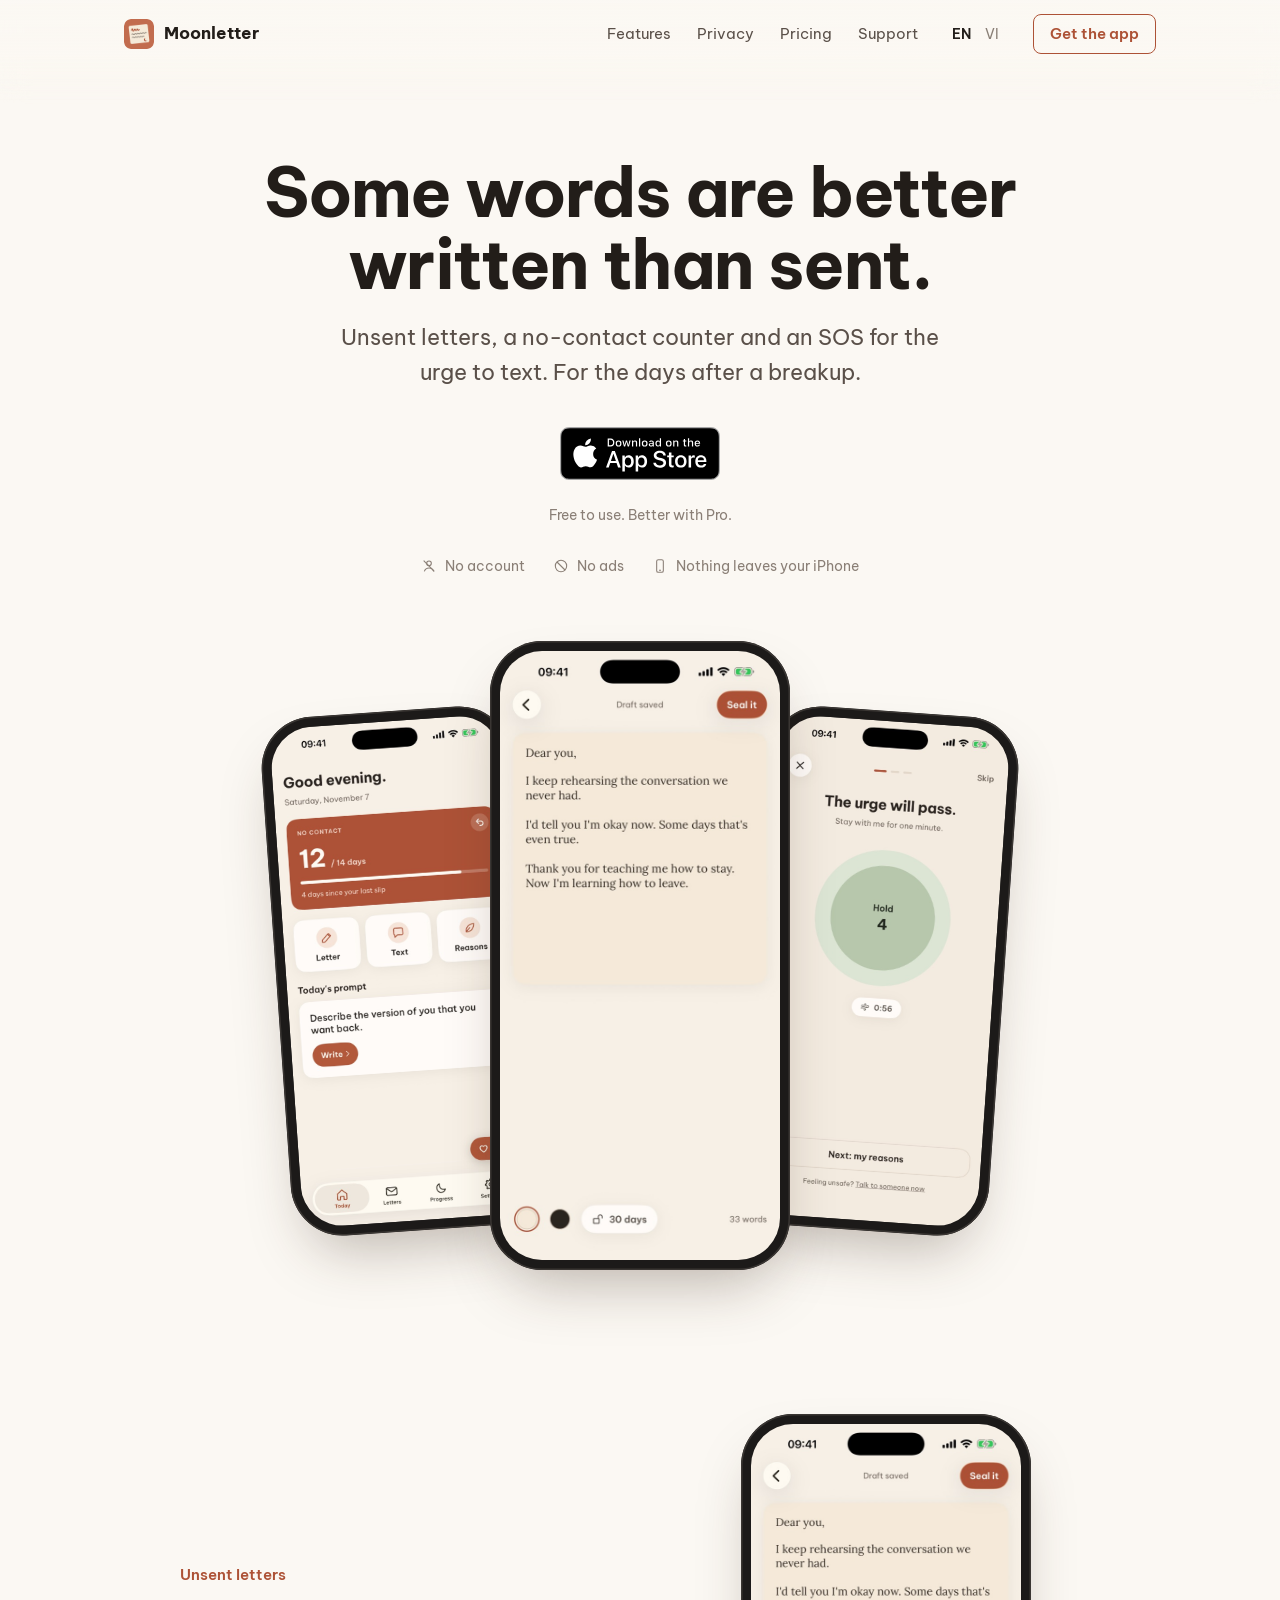
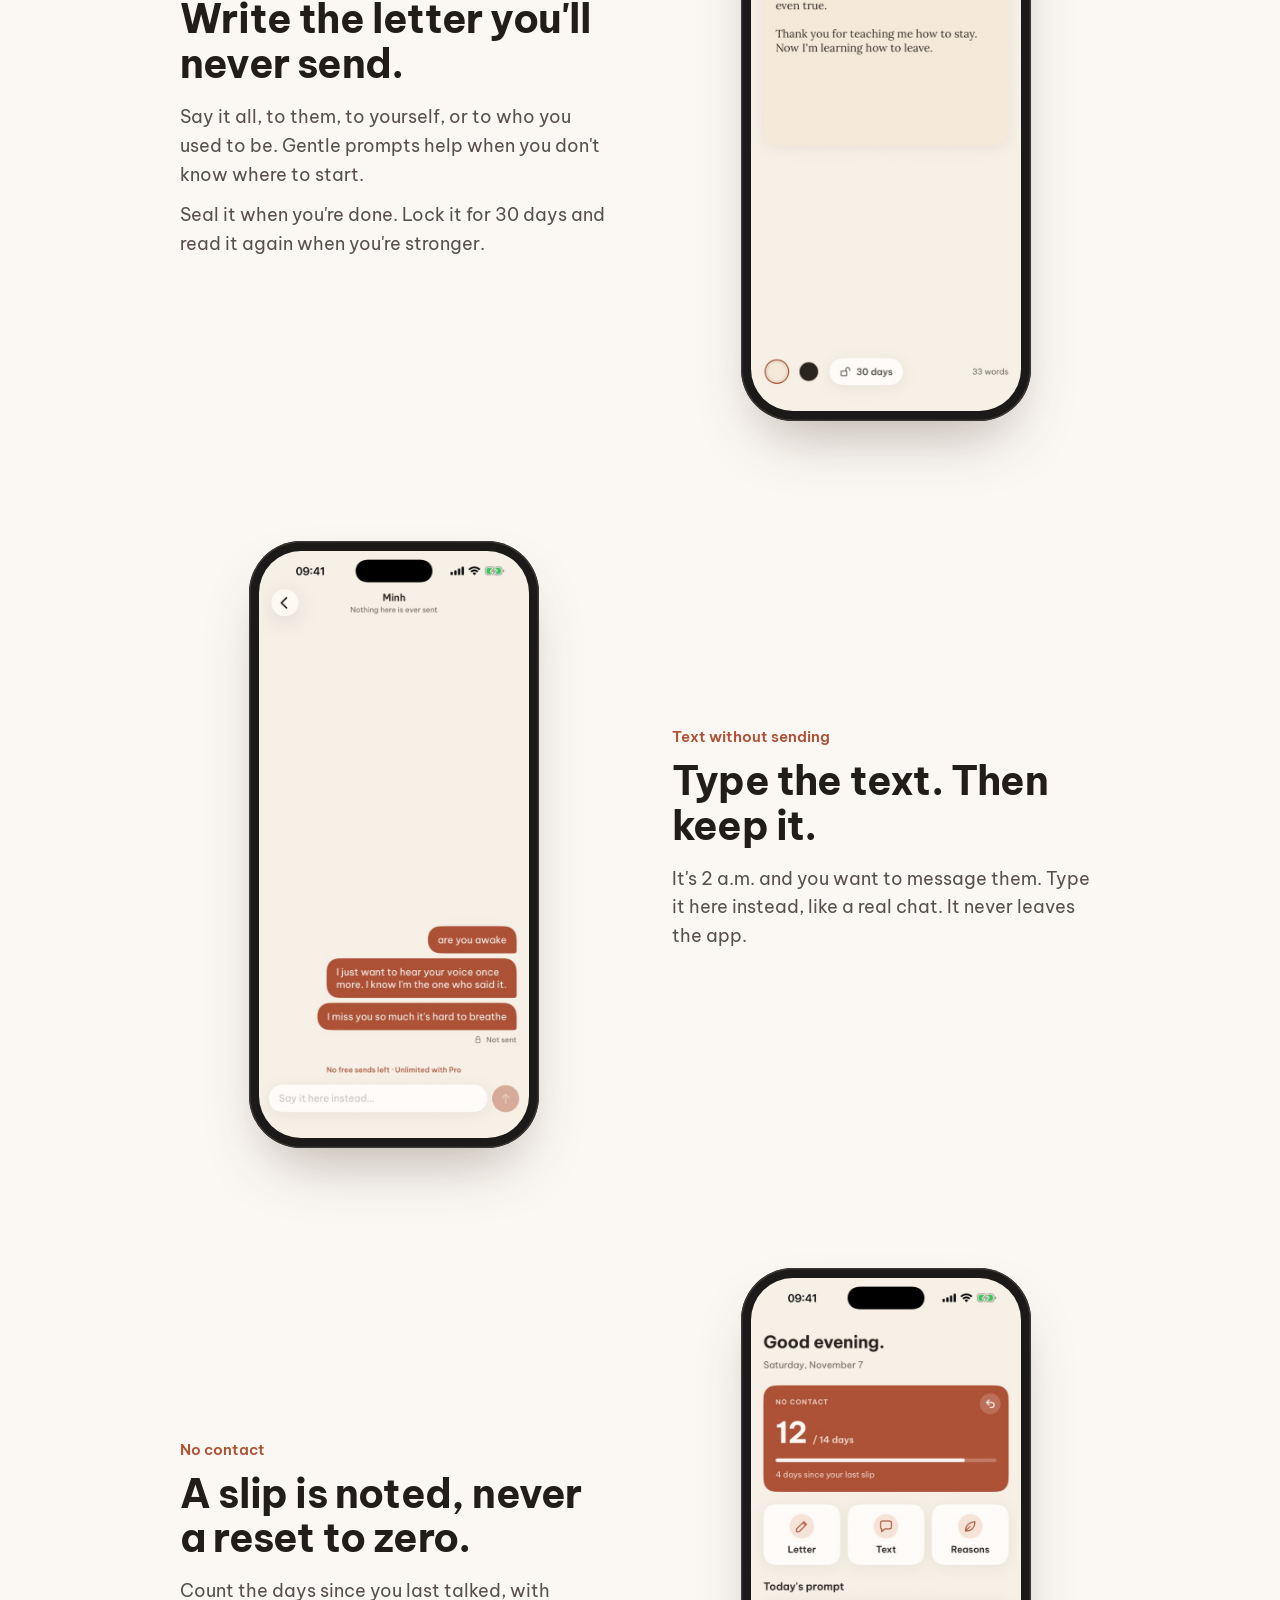
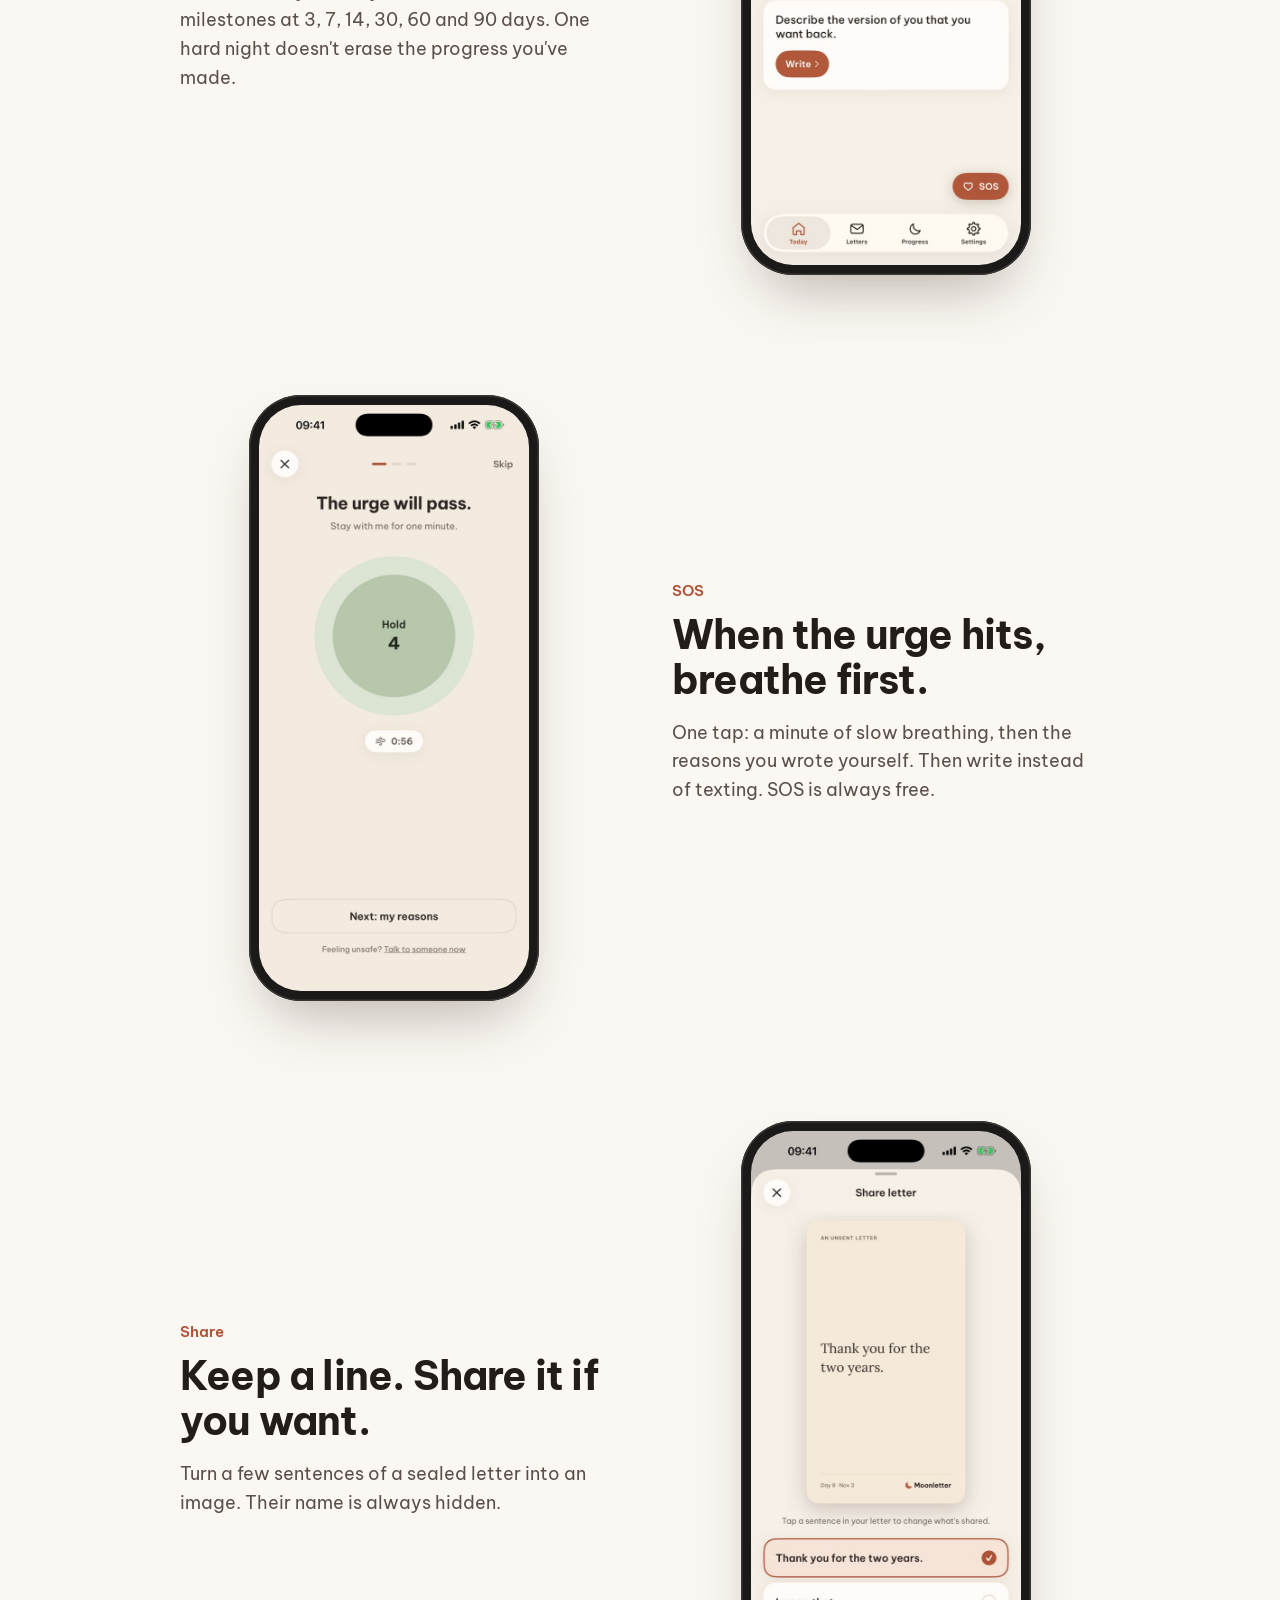
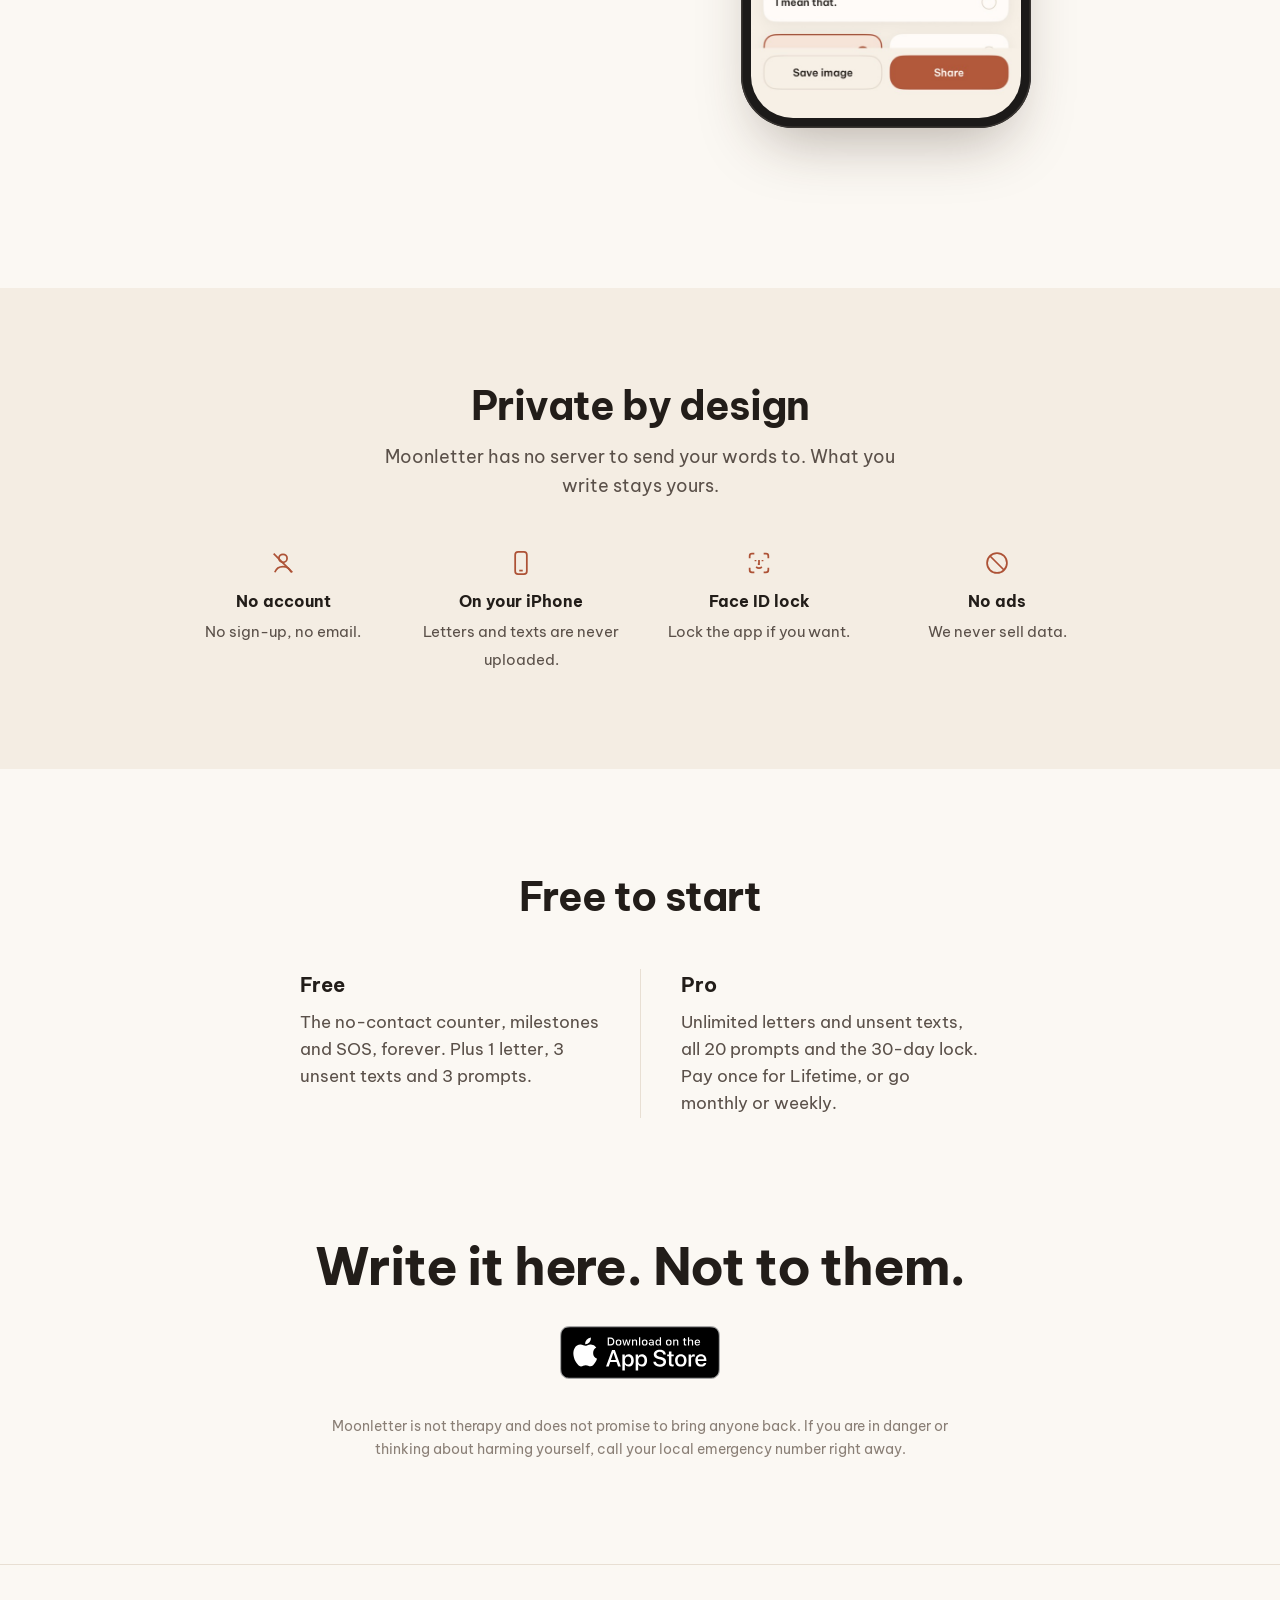
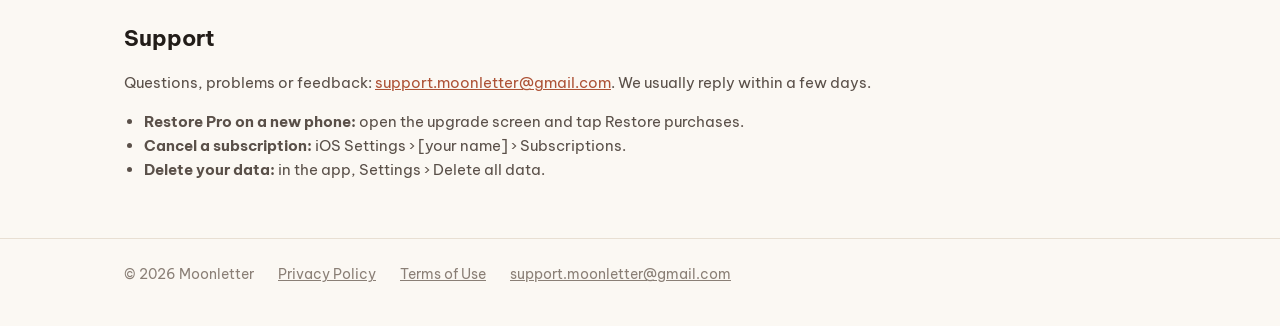
<file: index.html>
<!doctype html>
<html lang="en">
<head>
<meta charset="utf-8">
<meta name="viewport" content="width=device-width, initial-scale=1">
<title>Moonletter: Unsent Letters After a Breakup</title>
<meta name="description" content="A quiet iPhone app for the days after a breakup: write unsent letters, type the text you'll never send, count your no-contact days and get through the urge with SOS. Free, no account, nothing leaves your phone.">
<link rel="canonical" href="https://hantd-studio.github.io/moonletter/">
<link rel="sitemap" type="application/xml" href="sitemap.xml">
<link rel="icon" href="logo.png">
<link rel="apple-touch-icon" href="logo.png">
<link rel="preload" href="fonts/BeVietnamPro-Bold.ttf" as="font" type="font/ttf" crossorigin>
<link rel="stylesheet" href="home.css">
<!-- iPhone Safari: thanh "Tải" của App Store ở đầu trang. -->
<meta name="apple-itunes-app" content="app-id=6832021926">
<meta property="og:type" content="website">
<meta property="og:site_name" content="Moonletter">
<meta property="og:title" content="Moonletter: Unsent Letters After a Breakup">
<meta property="og:description" content="Write what you can't say. Get through the urge to text. Count your no-contact days. Free on iPhone, nothing leaves your phone.">
<meta property="og:url" content="https://hantd-studio.github.io/moonletter/">
<meta property="og:image" content="https://hantd-studio.github.io/moonletter/img/og-en.jpg">
<meta property="og:image:width" content="1200">
<meta property="og:image:height" content="630">
<meta name="twitter:card" content="summary_large_image">
<script type="application/ld+json">
{
  "@context": "https://schema.org",
  "@type": "MobileApplication",
  "name": "Moonletter: Breakup Letters",
  "operatingSystem": "iOS",
  "applicationCategory": "HealthApplication",
  "description": "Unsent letters, an unsent text drafter, a no-contact day counter and an SOS breathing exercise for the days after a breakup.",
  "url": "https://hantd-studio.github.io/moonletter/",
  "downloadUrl": "https://apps.apple.com/app/id6832021926",
  "offers": { "@type": "Offer", "price": "0", "priceCurrency": "USD" },
  "author": { "@type": "Person", "name": "Hant D" }
}
</script>
<script>
  // Song ngữ: #vi / #en chọn ngôn ngữ (link trong app mở /#vi); không có thì theo ngôn ngữ trình duyệt.
  // Link nội trang (#features…) không đổi ngôn ngữ.
  (function () {
    var root = document.documentElement;
    function apply() {
      if (location.hash === "#vi") root.classList.add("vi");
      else if (location.hash === "#en") root.classList.remove("vi");
      root.lang = root.classList.contains("vi") ? "vi" : "en";
    }
    if (!location.hash && (navigator.language || "").toLowerCase().indexOf("vi") === 0) root.classList.add("vi");
    apply();
    addEventListener("hashchange", apply);
  })();
</script>
</head>
<body>
<article id="en" lang="en">
<nav class="nav"><div class="wrap">
<a class="brand" href="./"><img src="logo.png" alt="">Moonletter</a>
<div class="links"><a href="#features">Features</a><a href="#privacy">Privacy</a><a href="#pricing">Pricing</a><a href="#support">Support</a></div>
<div class="lang"><a href="#en">EN</a><a href="#vi">VI</a></div>
<a class="get" href="https://apps.apple.com/app/id6832021926">Get the app</a>
</div></nav>
<header class="hero"><div class="wrap">
<h1>Some words are better written than sent.</h1>
<p class="sub">Unsent letters, a no-contact counter and an SOS for the urge to text. For the days after a breakup.</p>
<a class="badge" href="https://apps.apple.com/app/id6832021926"><img src="img/badge-en.svg" width="160" height="53" alt="Download on the App Store"></a>
<p class="free">Free to use. Better with Pro.</p>
<ul class="trust"><li><svg viewBox="0 0 24 24" aria-hidden="true"><circle cx="12" cy="8" r="3.5"/><path d="M5 20c1.2-3.5 4-5 7-5s5.8 1.5 7 5"/><path d="M4 4l16 16"/></svg>No account</li><li><svg viewBox="0 0 24 24" aria-hidden="true"><circle cx="12" cy="12" r="8.5"/><path d="M6 6l12 12"/></svg>No ads</li><li><svg viewBox="0 0 24 24" aria-hidden="true"><rect x="7" y="2.5" width="10" height="19" rx="2.5"/><path d="M10.5 18.5h3"/></svg>Nothing leaves your iPhone</li></ul>
<div class="stage"><div class="phone"><img src="img/raw-en-4.jpg" width="598" height="1300" alt="No-contact day counter"></div><div class="phone"><img src="img/raw-en-1.jpg" width="598" height="1300" alt="Writing an unsent letter"></div><div class="phone"><img src="img/raw-en-5.jpg" width="598" height="1300" alt="SOS: breathe for one minute"></div></div>
</div></header>
<section class="features" id="features"><div class="wrap">
<div class="row"><div class="copy"><p class="kicker">Unsent letters</p><h2>Write the letter you'll never send.</h2><p>Say it all, to them, to yourself, or to who you used to be. Gentle prompts help when you don't know where to start.</p><p>Seal it when you're done. Lock it for 30 days and read it again when you're stronger.</p></div><div class="phone"><img src="img/raw-en-1.jpg" width="598" height="1300" alt="Write the letter you&#x27;ll never send." loading="lazy"></div></div>
<div class="row"><div class="copy"><p class="kicker">Text without sending</p><h2>Type the text. Then keep it.</h2><p>It's 2 a.m. and you want to message them. Type it here instead, like a real chat. It never leaves the app.</p></div><div class="phone"><img src="img/raw-en-3.jpg" width="598" height="1300" alt="Type the text. Then keep it." loading="lazy"></div></div>
<div class="row"><div class="copy"><p class="kicker">No contact</p><h2>A slip is noted, never a reset to zero.</h2><p>Count the days since you last talked, with milestones at 3, 7, 14, 30, 60 and 90 days. One hard night doesn't erase the progress you've made.</p></div><div class="phone"><img src="img/raw-en-4.jpg" width="598" height="1300" alt="A slip is noted, never a reset to zero." loading="lazy"></div></div>
<div class="row"><div class="copy"><p class="kicker">SOS</p><h2>When the urge hits, breathe first.</h2><p>One tap: a minute of slow breathing, then the reasons you wrote yourself. Then write instead of texting. SOS is always free.</p></div><div class="phone"><img src="img/raw-en-5.jpg" width="598" height="1300" alt="When the urge hits, breathe first." loading="lazy"></div></div>
<div class="row"><div class="copy"><p class="kicker">Share</p><h2>Keep a line. Share it if you want.</h2><p>Turn a few sentences of a sealed letter into an image. Their name is always hidden.</p></div><div class="phone"><img src="img/raw-en-2.jpg" width="598" height="1300" alt="Keep a line. Share it if you want." loading="lazy"></div></div>
</div></section>
<section class="privacy" id="privacy"><div class="wrap">
<h2>Private by design</h2><p>Moonletter has no server to send your words to. What you write stays yours.</p>
<ul class="points"><li><svg viewBox="0 0 24 24" aria-hidden="true"><circle cx="12" cy="8" r="3.5"/><path d="M5 20c1.2-3.5 4-5 7-5s5.8 1.5 7 5"/><path d="M4 4l16 16"/></svg><b>No account</b><span>No sign-up, no email.</span></li><li><svg viewBox="0 0 24 24" aria-hidden="true"><rect x="7" y="2.5" width="10" height="19" rx="2.5"/><path d="M10.5 18.5h3"/></svg><b>On your iPhone</b><span>Letters and texts are never uploaded.</span></li><li><svg viewBox="0 0 24 24" aria-hidden="true"><path d="M4 8V6a2 2 0 0 1 2-2h2M16 4h2a2 2 0 0 1 2 2v2M20 16v2a2 2 0 0 1-2 2h-2M8 20H6a2 2 0 0 1-2-2v-2"/><path d="M9 9.5v1M15 9.5v1M12 9.5v3.5h-1M9.5 15.5c1.4 1 3.6 1 5 0"/></svg><b>Face ID lock</b><span>Lock the app if you want.</span></li><li><svg viewBox="0 0 24 24" aria-hidden="true"><circle cx="12" cy="12" r="8.5"/><path d="M6 6l12 12"/></svg><b>No ads</b><span>We never sell data.</span></li></ul>
</div></section>
<section class="pricing" id="pricing"><div class="wrap">
<h2>Free to start</h2><div class="plans"><div><h3>Free</h3><p>The no-contact counter, milestones and SOS, forever. Plus 1 letter, 3 unsent texts and 3 prompts.</p></div><div><h3>Pro</h3><p>Unlimited letters and unsent texts, all 20 prompts and the 30-day lock. Pay once for Lifetime, or go monthly or weekly.</p></div></div>
</div></section>
<section class="closing"><div class="wrap">
<h2>Write it here. Not to them.</h2><a class="badge" href="https://apps.apple.com/app/id6832021926"><img src="img/badge-en.svg" width="160" height="53" alt="Download on the App Store"></a><p class="note">Moonletter is not therapy and does not promise to bring anyone back. If you are in danger or thinking about harming yourself, call your local emergency number right away.</p>
</div></section>
<section class="support" id="support"><div class="wrap">
<h2>Support</h2><p>Questions, problems or feedback: <a href="mailto:support.moonletter@gmail.com">support.moonletter@gmail.com</a>. We usually reply within a few days.</p><ul><li><strong>Restore Pro on a new phone:</strong> open the upgrade screen and tap Restore purchases.</li><li><strong>Cancel a subscription:</strong> iOS Settings › [your name] › Subscriptions.</li><li><strong>Delete your data:</strong> in the app, Settings › Delete all data.</li></ul>
</div></section>
<footer><div class="wrap"><span>© 2026 Moonletter</span><a href="privacy.html">Privacy Policy</a><a href="terms.html">Terms of Use</a><a href="mailto:support.moonletter@gmail.com">support.moonletter@gmail.com</a></div></footer>
</article>

<article id="vi" lang="vi">
<nav class="nav"><div class="wrap">
<a class="brand" href="./"><img src="logo.png" alt="">Moonletter</a>
<div class="links"><a href="#vi-features">Tính năng</a><a href="#vi-privacy">Riêng tư</a><a href="#vi-pricing">Giá</a><a href="#vi-support">Hỗ trợ</a></div>
<div class="lang"><a href="#en">EN</a><a href="#vi">VI</a></div>
<a class="get" href="https://apps.apple.com/vn/app/id6832021926">Tải app</a>
</div></nav>
<header class="hero"><div class="wrap">
<h1>Có những lời viết ra thì nhẹ hơn là gửi đi.</h1>
<p class="sub">Thư không gửi, đếm ngày không liên lạc và SOS khi muốn nhắn tin. Cho những ngày sau chia tay.</p>
<a class="badge" href="https://apps.apple.com/vn/app/id6832021926"><img src="img/badge-vi.svg" width="160" height="53" alt="Tải về trên App Store"></a>
<p class="free">Dùng miễn phí. Đầy đủ hơn với Pro.</p>
<ul class="trust"><li><svg viewBox="0 0 24 24" aria-hidden="true"><circle cx="12" cy="8" r="3.5"/><path d="M5 20c1.2-3.5 4-5 7-5s5.8 1.5 7 5"/><path d="M4 4l16 16"/></svg>Không cần tài khoản</li><li><svg viewBox="0 0 24 24" aria-hidden="true"><circle cx="12" cy="12" r="8.5"/><path d="M6 6l12 12"/></svg>Không quảng cáo</li><li><svg viewBox="0 0 24 24" aria-hidden="true"><rect x="7" y="2.5" width="10" height="19" rx="2.5"/><path d="M10.5 18.5h3"/></svg>Không gì rời khỏi iPhone</li></ul>
<div class="stage"><div class="phone"><img src="img/raw-vi-4.jpg" width="598" height="1300" alt="Đếm ngày không liên lạc"></div><div class="phone"><img src="img/raw-vi-1.jpg" width="598" height="1300" alt="Viết thư không gửi"></div><div class="phone"><img src="img/raw-vi-5.jpg" width="598" height="1300" alt="SOS: thở chậm một phút"></div></div>
</div></header>
<section class="features" id="vi-features"><div class="wrap">
<div class="row"><div class="copy"><p class="kicker">Thư không gửi</p><h2>Viết lá thư bạn sẽ không bao giờ gửi.</h2><p>Nói hết, với người ấy, với chính mình, hay với con người cũ của bạn. Có gợi ý nhẹ nhàng khi chưa biết bắt đầu từ đâu.</p><p>Niêm phong khi viết xong. Khoá thư 30 ngày rồi đọc lại khi bạn đã vững hơn.</p></div><div class="phone"><img src="img/raw-vi-1.jpg" width="598" height="1300" alt="Viết lá thư bạn sẽ không bao giờ gửi." loading="lazy"></div></div>
<div class="row"><div class="copy"><p class="kicker">Nhắn mà không gửi</p><h2>Gõ tin nhắn. Rồi giữ nó lại.</h2><p>Hai giờ sáng, bạn muốn nhắn cho người ấy. Hãy gõ ở đây, như một cuộc trò chuyện thật. Không gì rời khỏi ứng dụng.</p></div><div class="phone"><img src="img/raw-vi-3.jpg" width="598" height="1300" alt="Gõ tin nhắn. Rồi giữ nó lại." loading="lazy"></div></div>
<div class="row"><div class="copy"><p class="kicker">Không liên lạc</p><h2>Lỡ một lần, không bao giờ về số 0.</h2><p>Đếm số ngày từ lần cuối hai người nói chuyện, có mốc 3, 7, 14, 30, 60 và 90 ngày. Một đêm khó khăn không xoá đi những gì bạn đã cố gắng.</p></div><div class="phone"><img src="img/raw-vi-4.jpg" width="598" height="1300" alt="Lỡ một lần, không bao giờ về số 0." loading="lazy"></div></div>
<div class="row"><div class="copy"><p class="kicker">SOS</p><h2>Khi muốn nhắn, hãy thở trước.</h2><p>Một chạm: một phút thở chậm, rồi đọc lại những lý do chính bạn đã viết. Sau đó viết thay vì nhắn. SOS luôn miễn phí.</p></div><div class="phone"><img src="img/raw-vi-5.jpg" width="598" height="1300" alt="Khi muốn nhắn, hãy thở trước." loading="lazy"></div></div>
<div class="row"><div class="copy"><p class="kicker">Chia sẻ</p><h2>Giữ một câu. Chia sẻ nếu bạn muốn.</h2><p>Biến vài câu trong lá thư đã niêm phong thành ảnh. Tên người ấy luôn được ẩn.</p></div><div class="phone"><img src="img/raw-vi-2.jpg" width="598" height="1300" alt="Giữ một câu. Chia sẻ nếu bạn muốn." loading="lazy"></div></div>
</div></section>
<section class="privacy" id="vi-privacy"><div class="wrap">
<h2>Riêng tư ngay từ đầu</h2><p>Moonletter không có máy chủ nào để gửi lời của bạn tới. Những gì bạn viết là của bạn.</p>
<ul class="points"><li><svg viewBox="0 0 24 24" aria-hidden="true"><circle cx="12" cy="8" r="3.5"/><path d="M5 20c1.2-3.5 4-5 7-5s5.8 1.5 7 5"/><path d="M4 4l16 16"/></svg><b>Không tài khoản</b><span>Không đăng ký, không cần email.</span></li><li><svg viewBox="0 0 24 24" aria-hidden="true"><rect x="7" y="2.5" width="10" height="19" rx="2.5"/><path d="M10.5 18.5h3"/></svg><b>Trên iPhone của bạn</b><span>Thư và tin nhắn không bao giờ được tải lên.</span></li><li><svg viewBox="0 0 24 24" aria-hidden="true"><path d="M4 8V6a2 2 0 0 1 2-2h2M16 4h2a2 2 0 0 1 2 2v2M20 16v2a2 2 0 0 1-2 2h-2M8 20H6a2 2 0 0 1-2-2v-2"/><path d="M9 9.5v1M15 9.5v1M12 9.5v3.5h-1M9.5 15.5c1.4 1 3.6 1 5 0"/></svg><b>Khoá bằng Face ID</b><span>Khoá ứng dụng nếu bạn muốn.</span></li><li><svg viewBox="0 0 24 24" aria-hidden="true"><circle cx="12" cy="12" r="8.5"/><path d="M6 6l12 12"/></svg><b>Không quảng cáo</b><span>Không bao giờ bán dữ liệu.</span></li></ul>
</div></section>
<section class="pricing" id="vi-pricing"><div class="wrap">
<h2>Bắt đầu miễn phí</h2><div class="plans"><div><h3>Miễn phí</h3><p>Đếm ngày không liên lạc, các mốc và SOS, mãi mãi. Kèm 1 lá thư, 3 lần nhắn mà không gửi và 3 gợi ý.</p></div><div><h3>Pro</h3><p>Thư và nhắn mà không gửi không giới hạn, đủ 20 gợi ý và khoá thư 30 ngày. Trả một lần cho gói Trọn đời, hoặc chọn gói tháng hay gói tuần.</p></div></div>
</div></section>
<section class="closing"><div class="wrap">
<h2>Viết ở đây. Đừng gửi cho người ấy.</h2><a class="badge" href="https://apps.apple.com/vn/app/id6832021926"><img src="img/badge-vi.svg" width="160" height="53" alt="Tải về trên App Store"></a><p class="note">Moonletter không phải liệu pháp tâm lý và không hứa giúp bạn quay lại với ai. Nếu bạn gặp nguy hiểm hoặc có ý định tự làm hại mình, hãy gọi ngay số khẩn cấp tại nơi bạn ở.</p>
</div></section>
<section class="support" id="vi-support"><div class="wrap">
<h2>Hỗ trợ</h2><p>Câu hỏi, lỗi hoặc góp ý: <a href="mailto:support.moonletter@gmail.com">support.moonletter@gmail.com</a>. Chúng tôi thường trả lời trong vài ngày.</p><ul><li><strong>Mở lại Pro trên máy mới:</strong> mở màn nâng cấp và bấm Khôi phục giao dịch.</li><li><strong>Huỷ gói đăng ký:</strong> Cài đặt iOS › [tên bạn] › Đăng ký.</li><li><strong>Xoá dữ liệu:</strong> trong ứng dụng, Cài đặt › Xoá toàn bộ dữ liệu.</li></ul>
</div></section>
<footer><div class="wrap"><span>© 2026 Moonletter</span><a href="privacy.html#vi">Chính sách quyền riêng tư</a><a href="terms.html#vi">Điều khoản sử dụng</a><a href="mailto:support.moonletter@gmail.com">support.moonletter@gmail.com</a></div></footer>
</article>
</body>
</html>
</file>
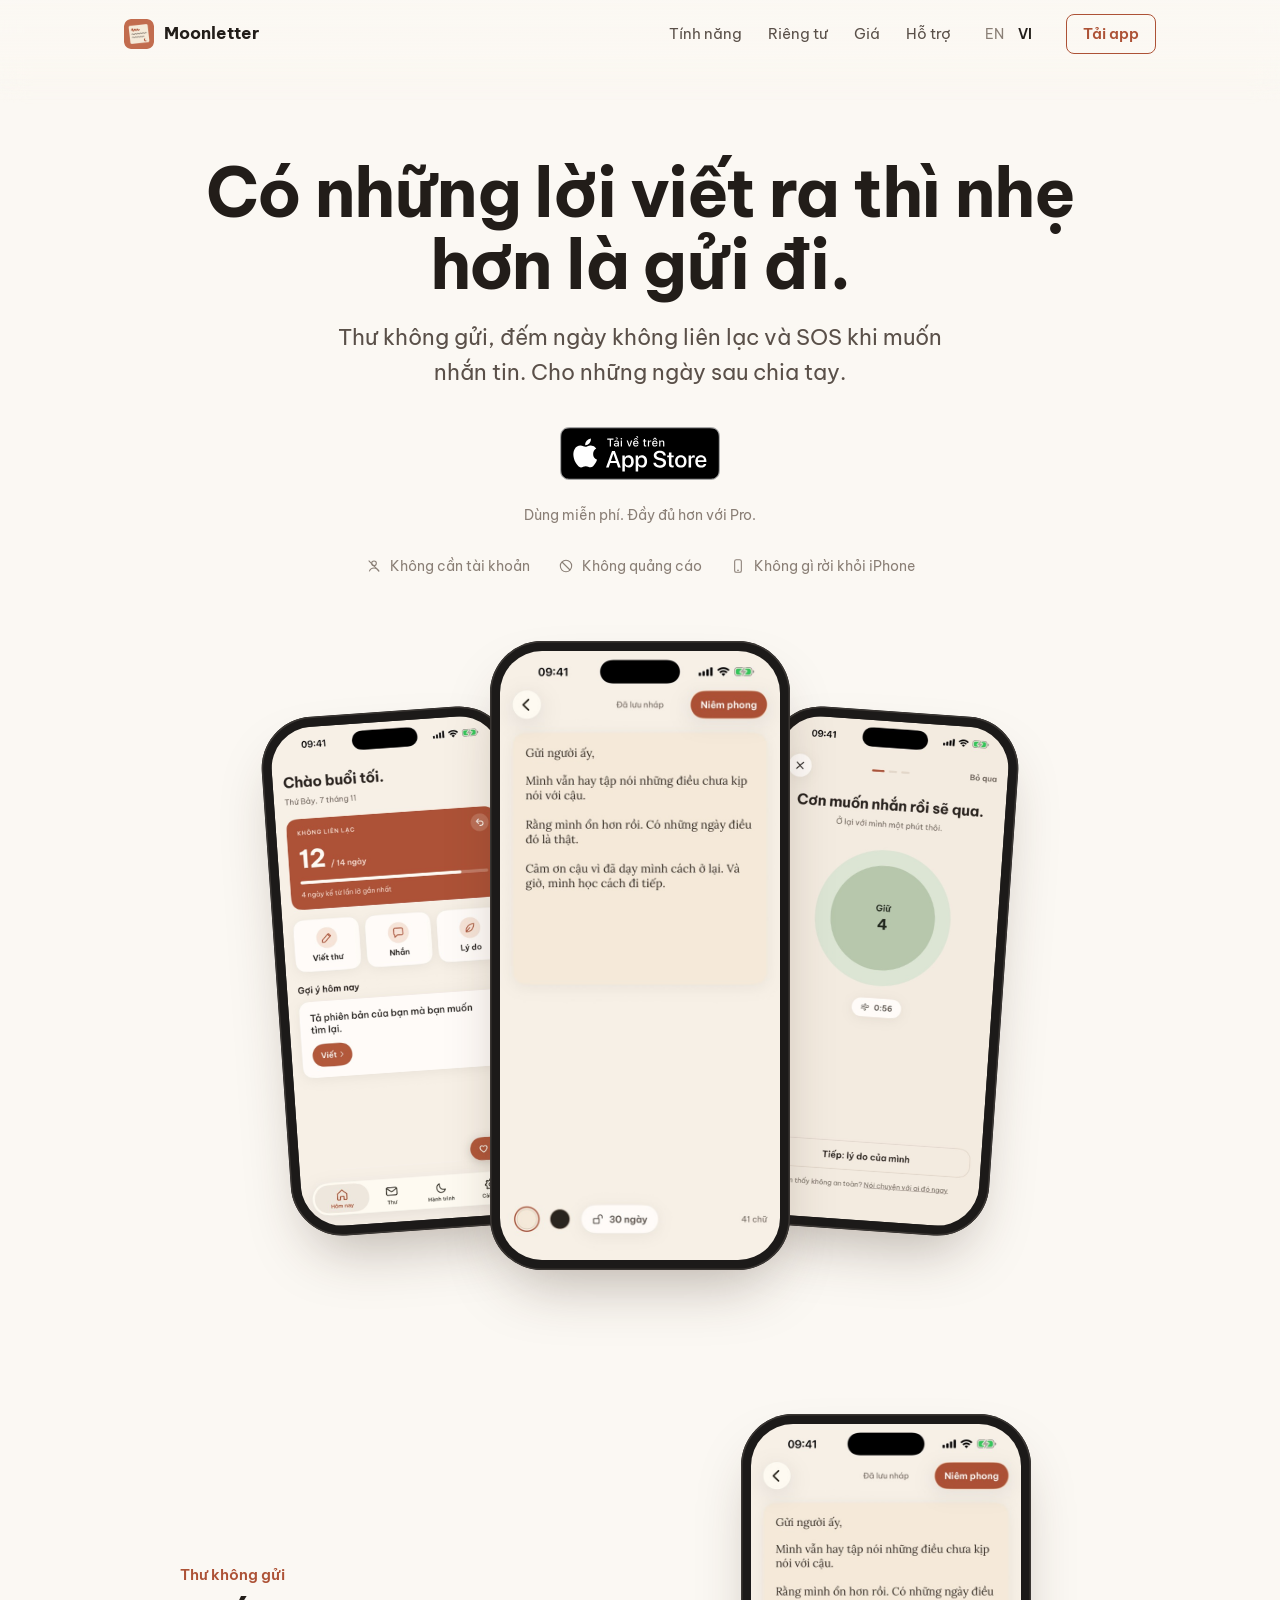
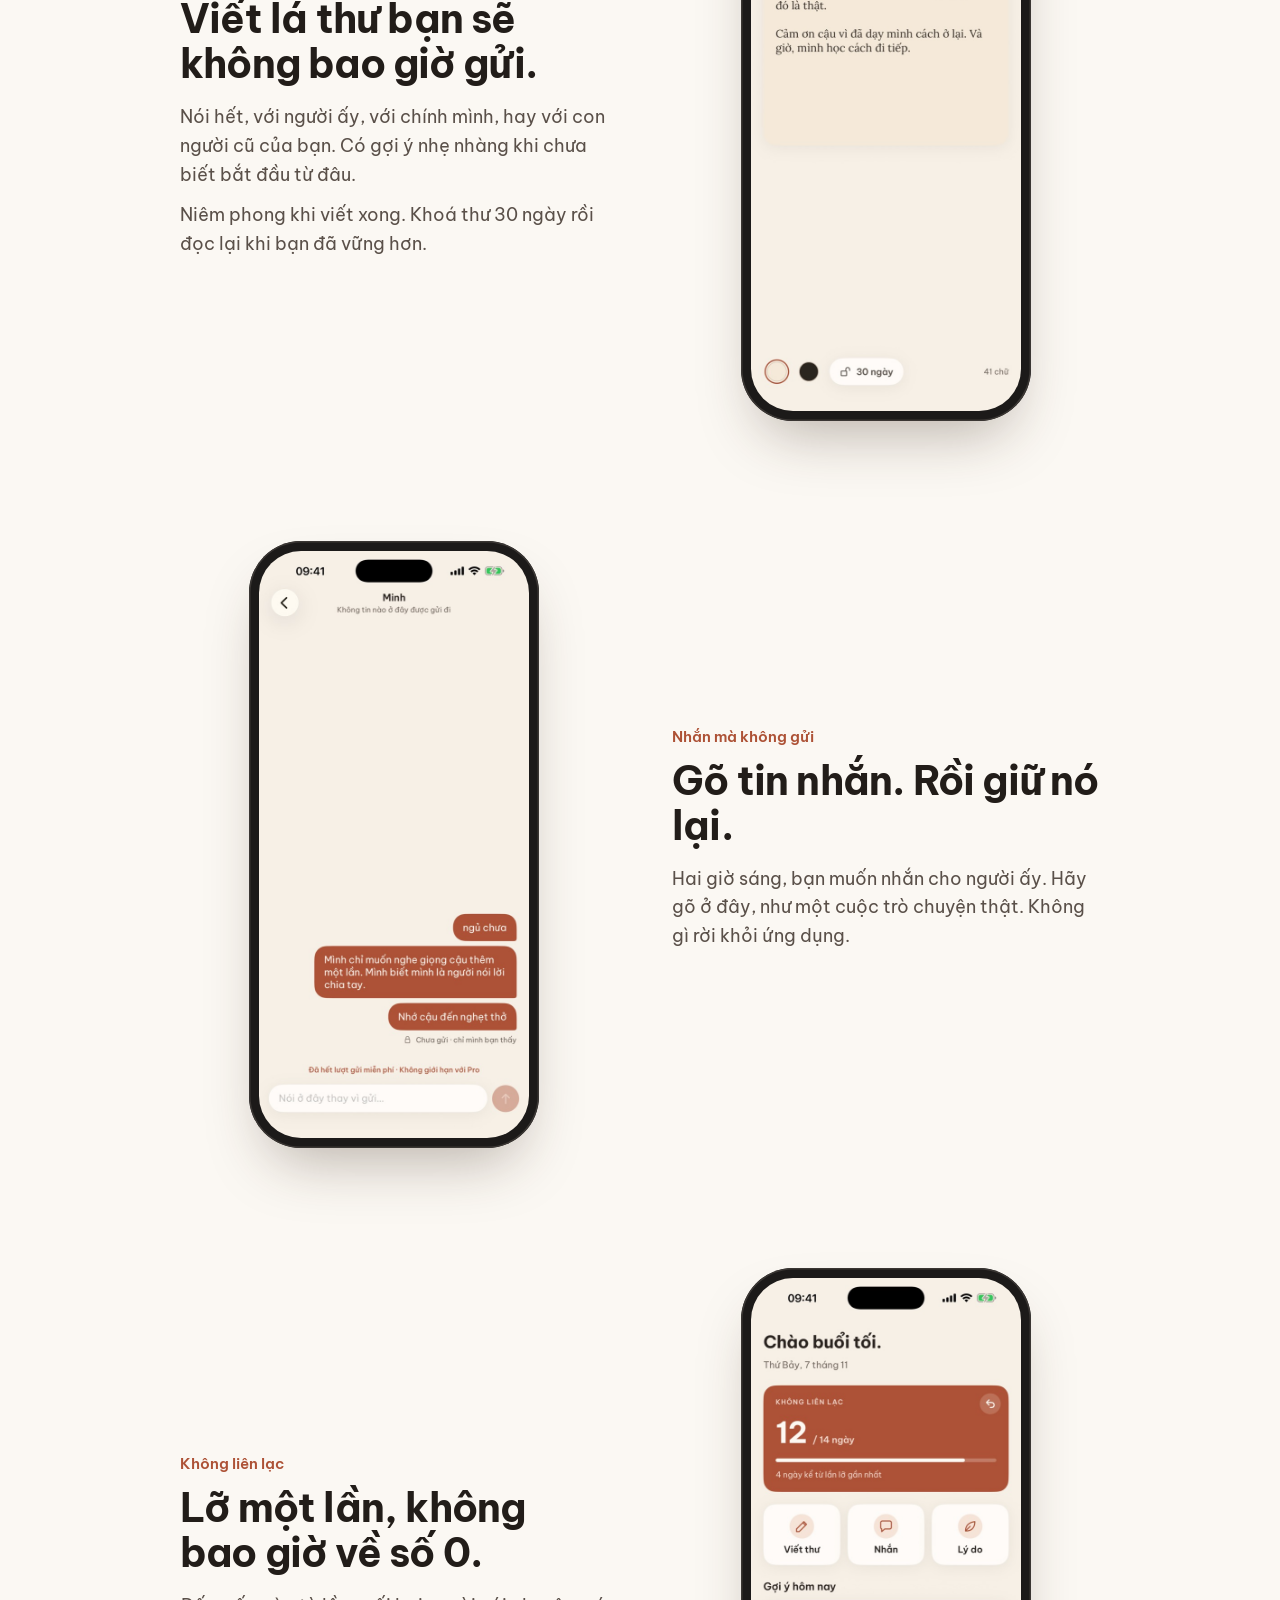
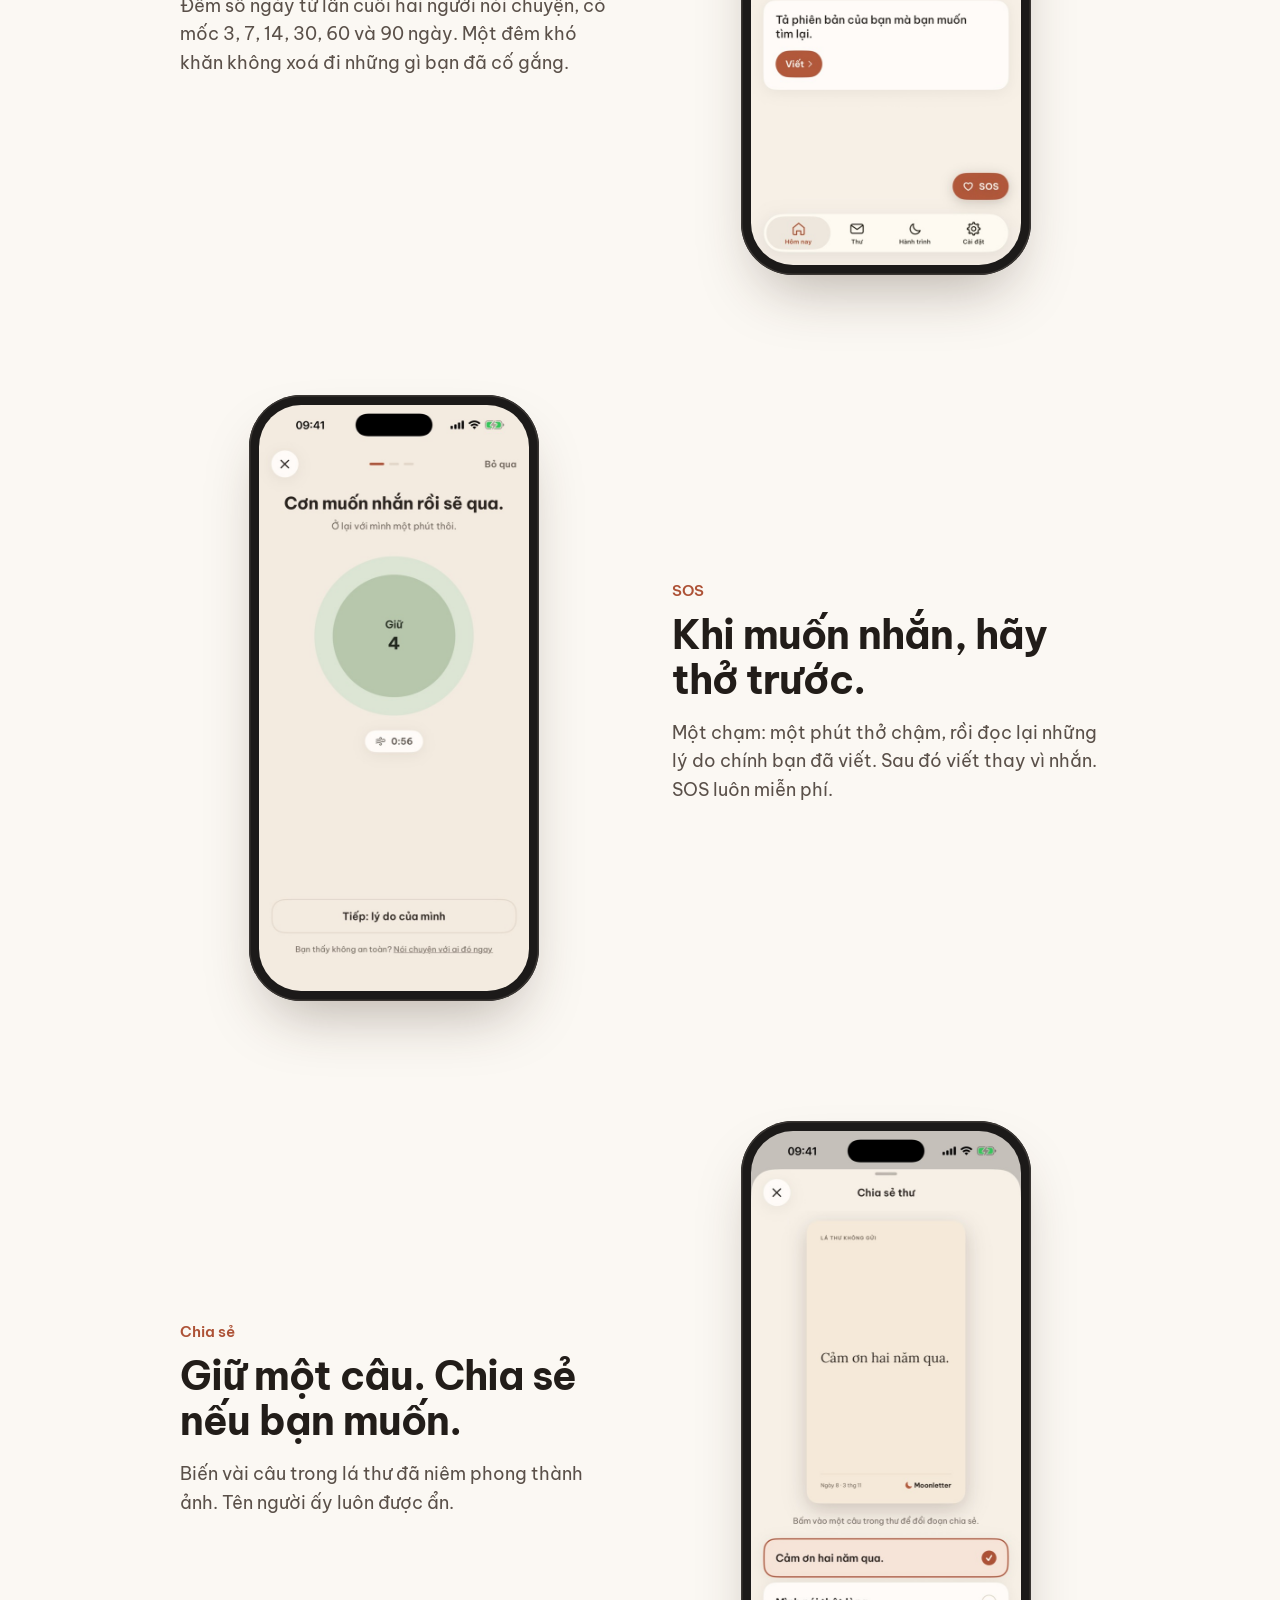
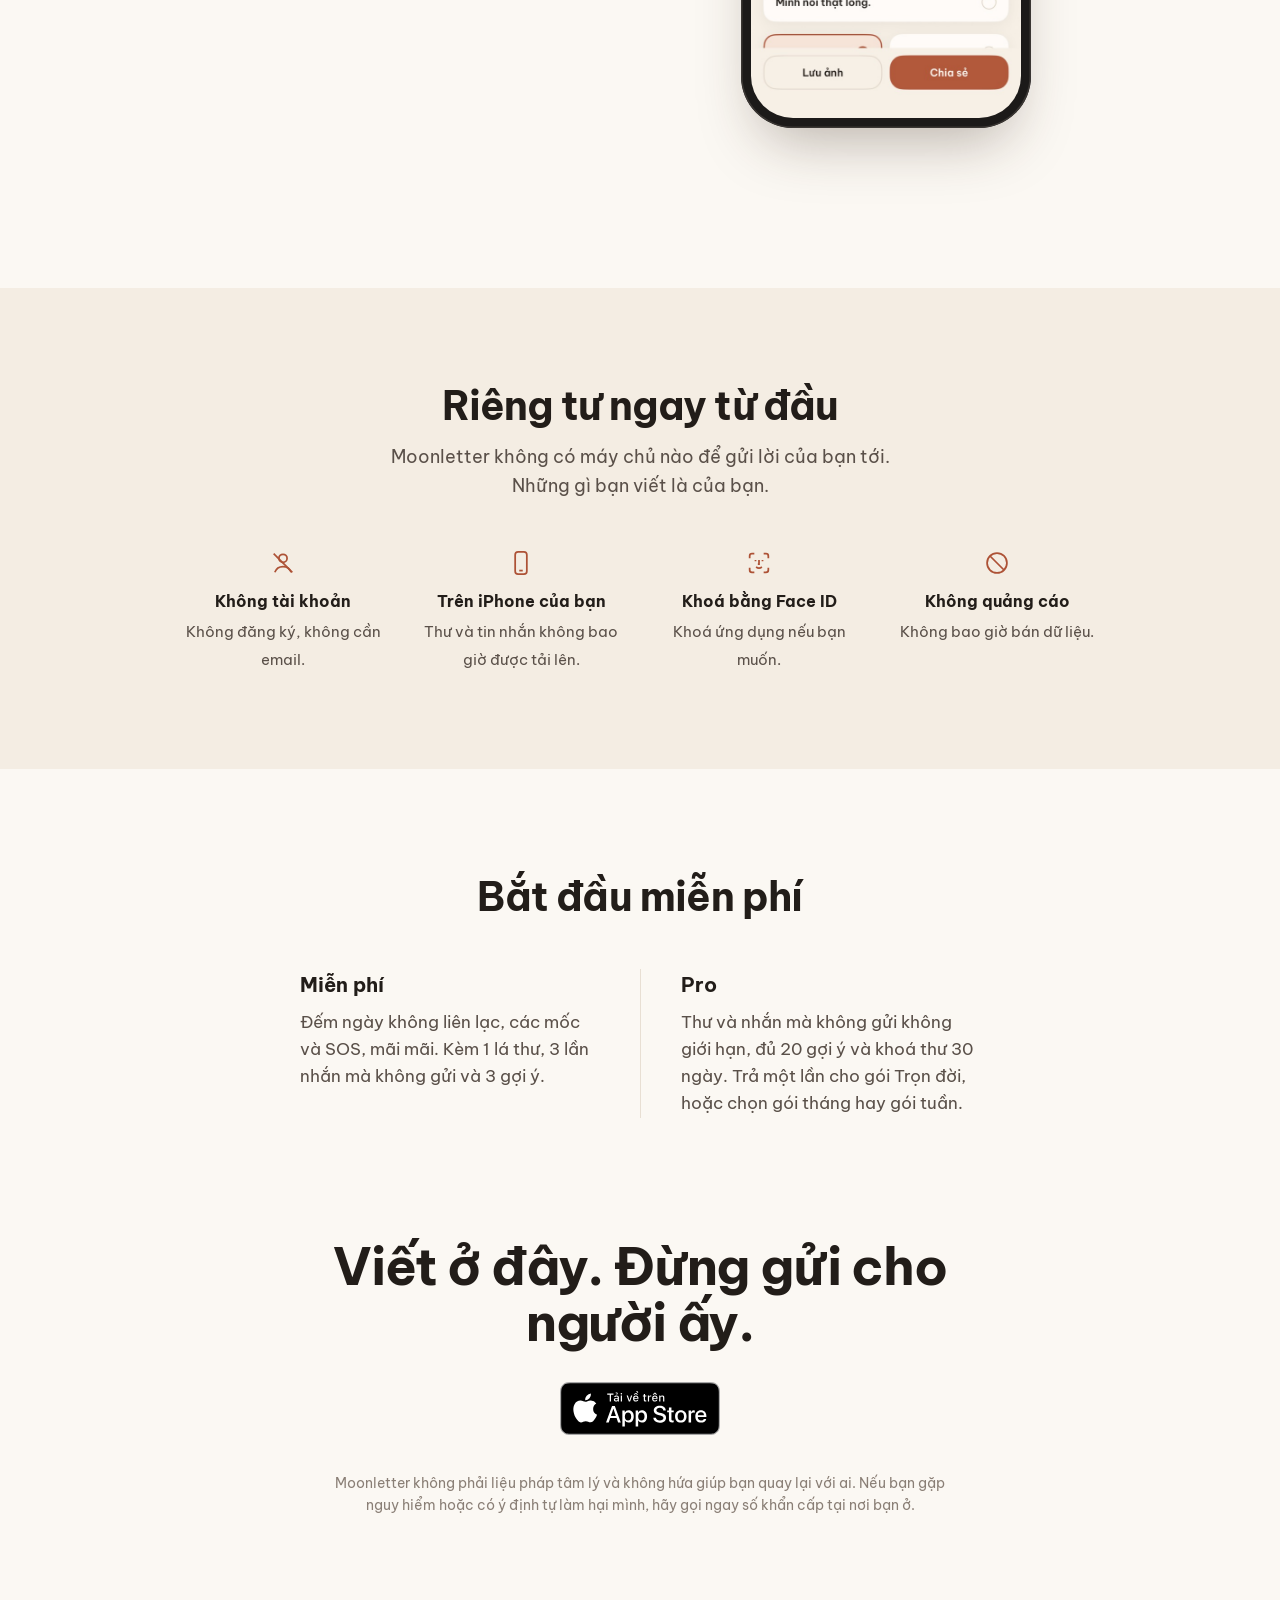
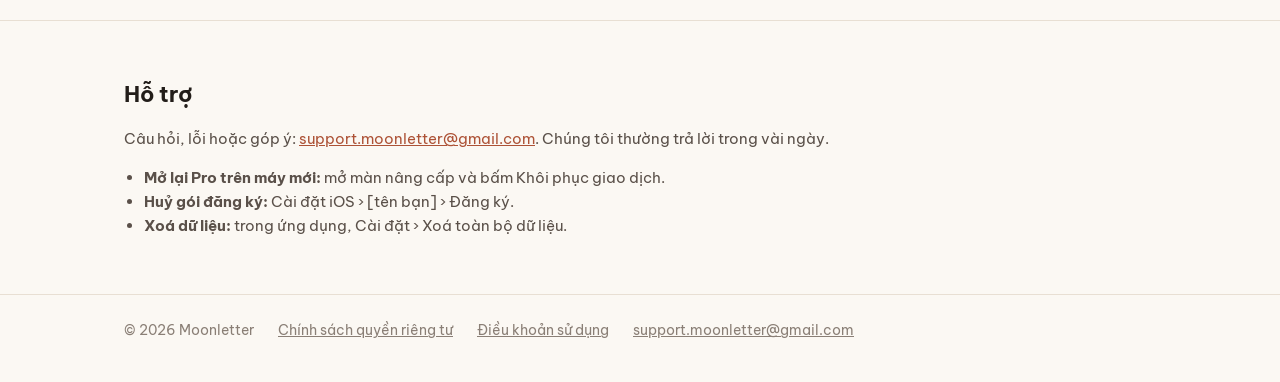
<file: vi/index.html>
<!doctype html>
<html lang="vi">
<head>
<meta charset="utf-8">
<meta name="viewport" content="width=device-width, initial-scale=1">
<title>Moonletter: Thư không gửi sau chia tay</title>
<meta name="description" content="Ứng dụng iPhone cho những ngày sau chia tay: viết thư không gửi, gõ tin nhắn mà không gửi, đếm ngày không liên lạc và vượt qua cơn muốn nhắn với SOS. Miễn phí, không cần tài khoản.">
<!-- Link để chia sẻ ở Việt Nam (Facebook, Zalo…): ảnh và chữ xem trước bằng tiếng Việt, mở ra trang chủ bản tiếng Việt. -->
<link rel="canonical" href="https://hantd-studio.github.io/moonletter/">
<link rel="icon" href="../logo.png">
<meta name="apple-itunes-app" content="app-id=6832021926">
<meta property="og:type" content="website">
<meta property="og:site_name" content="Moonletter">
<meta property="og:locale" content="vi_VN">
<meta property="og:title" content="Moonletter: Thư không gửi sau chia tay">
<meta property="og:description" content="Viết điều không nói được. Vượt qua cơn muốn nhắn. Đếm ngày không liên lạc. Miễn phí trên iPhone, không gì rời khỏi máy bạn.">
<meta property="og:url" content="https://hantd-studio.github.io/moonletter/vi/">
<meta property="og:image" content="https://hantd-studio.github.io/moonletter/img/og-vi.jpg">
<meta property="og:image:width" content="1200">
<meta property="og:image:height" content="630">
<meta name="twitter:card" content="summary_large_image">
<meta http-equiv="refresh" content="0; url=../#vi">
<script>location.replace("../#vi");</script>
</head>
<body>
<p><a href="../#vi">Moonletter: Thư không gửi sau chia tay</a></p>
</body>
</html>
</file>
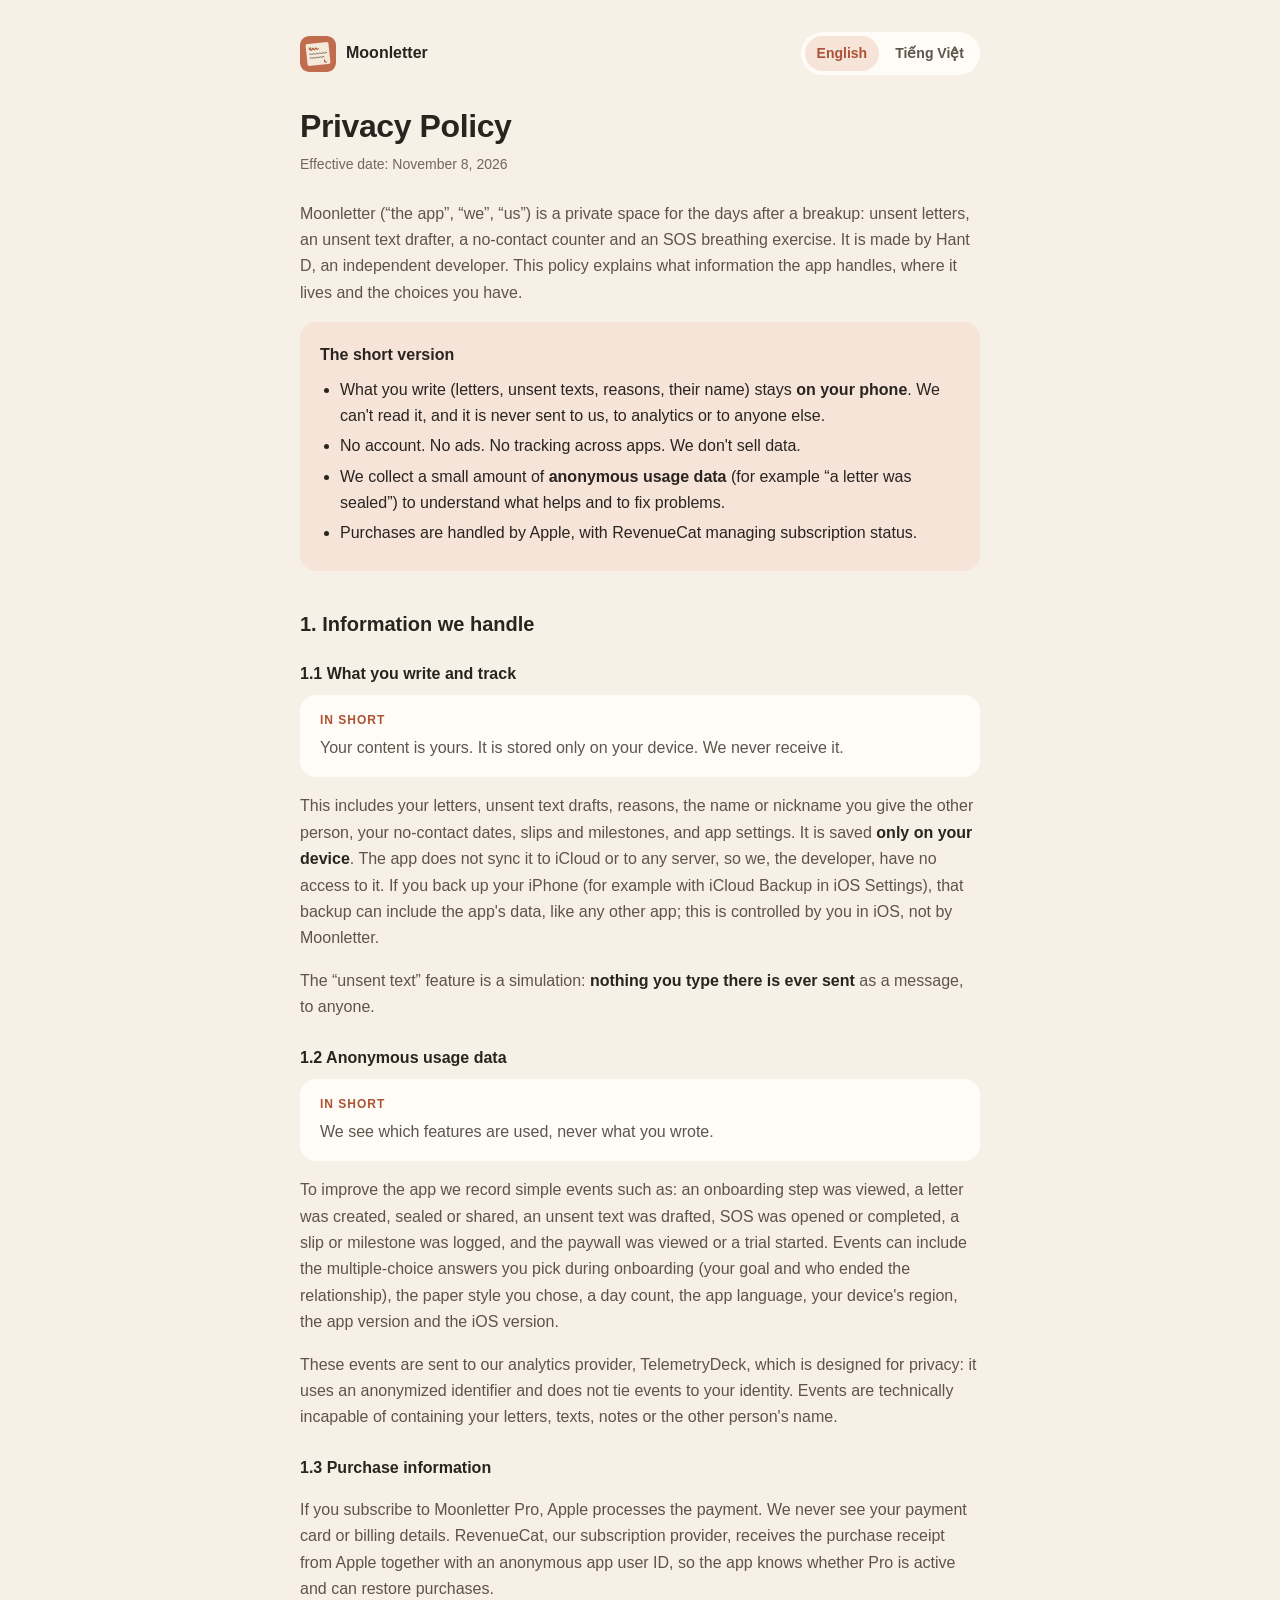
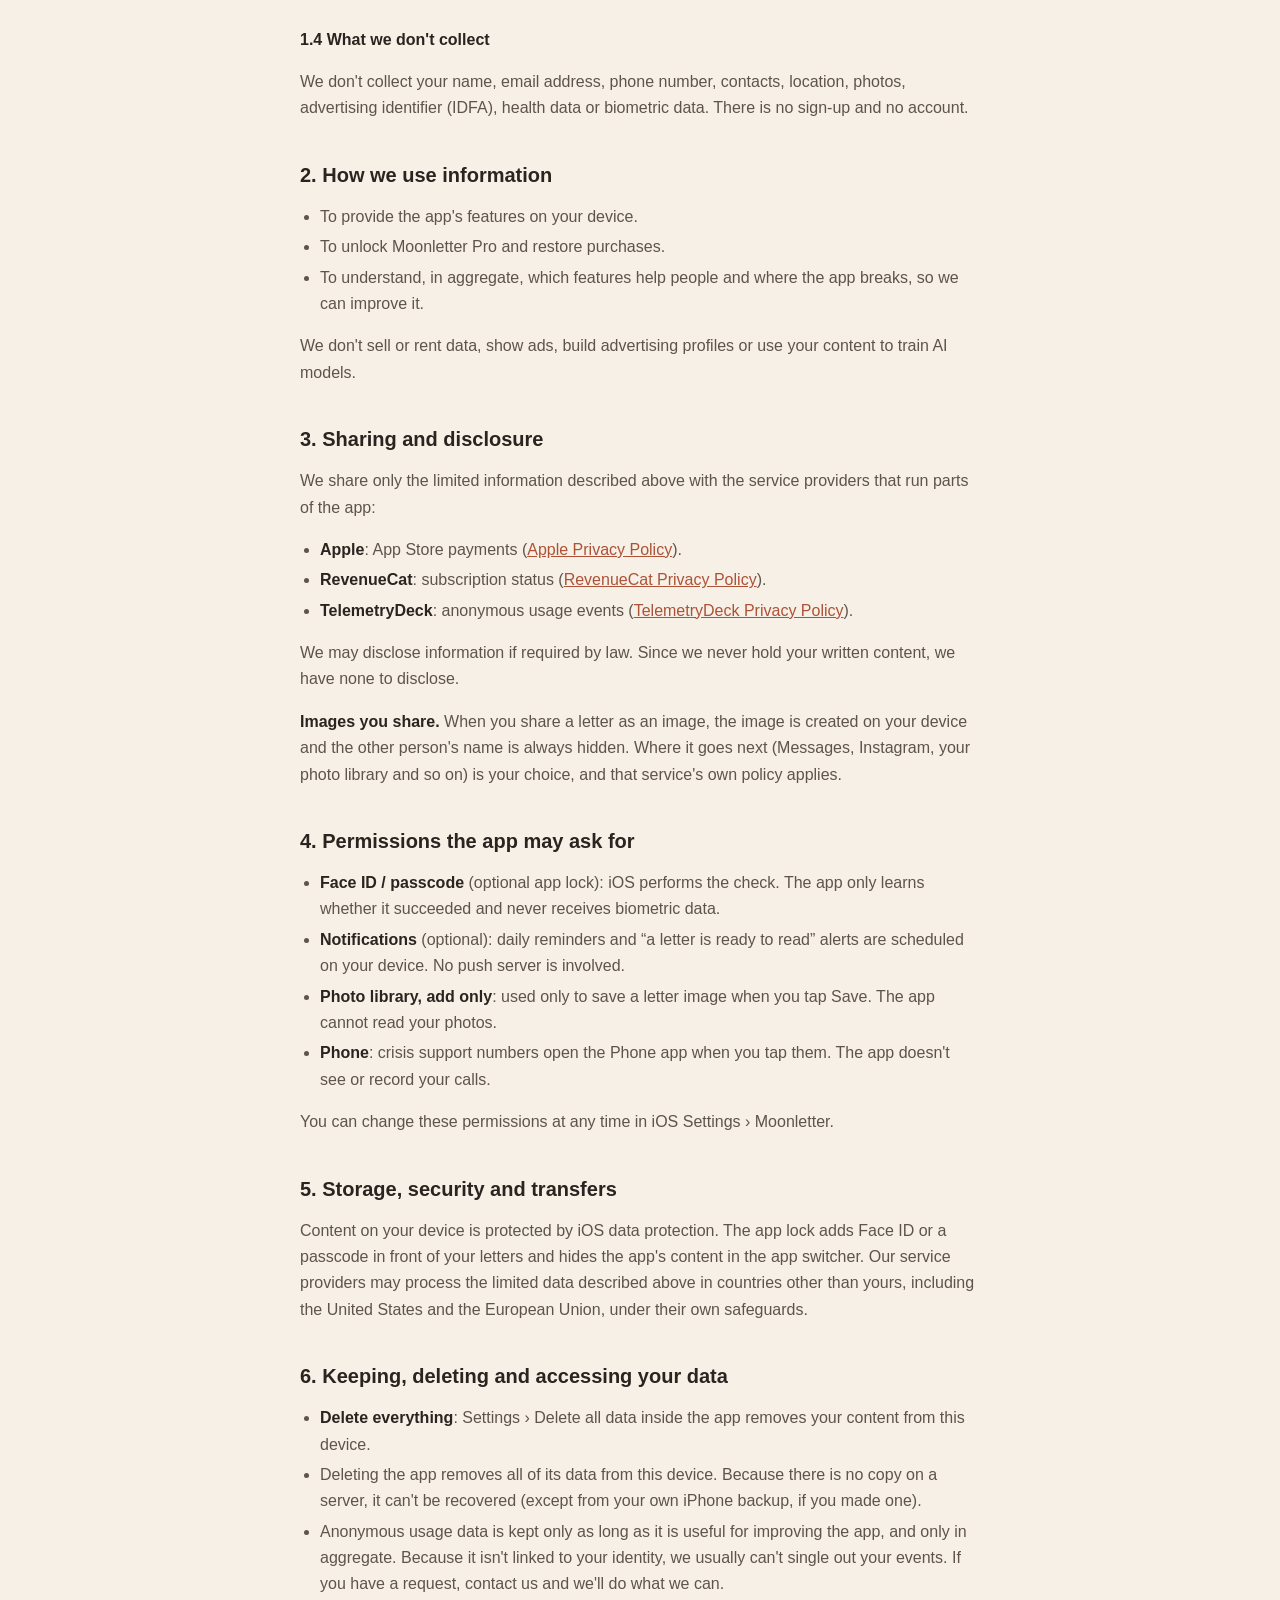
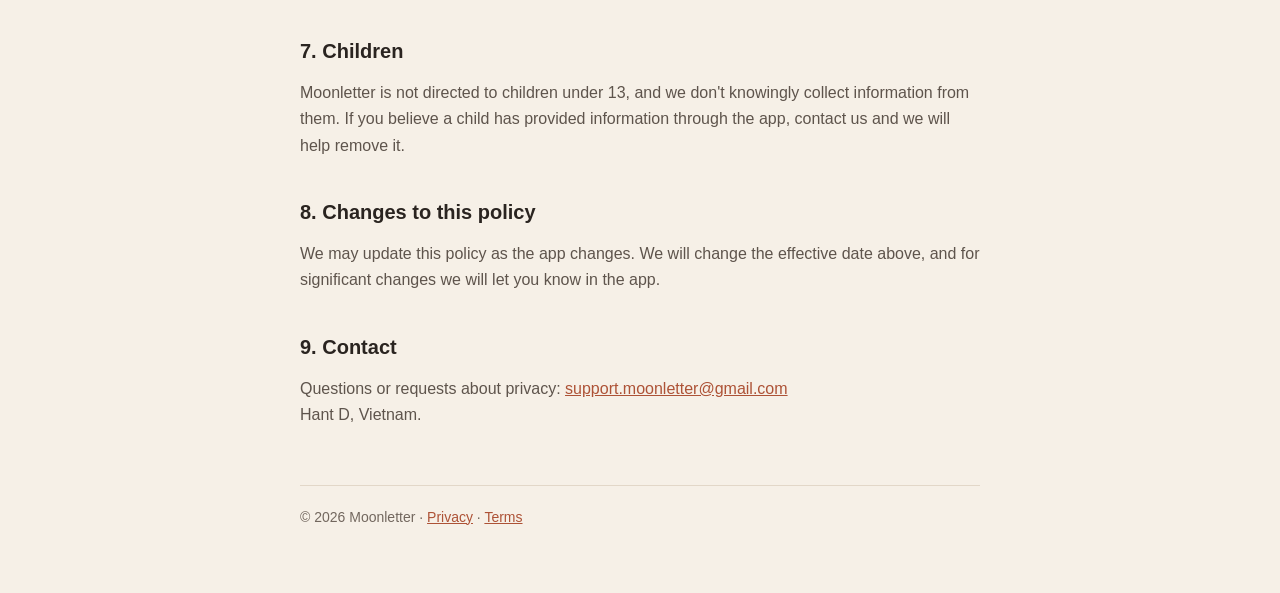
<file: privacy.html>
<!doctype html>
<html lang="en">
<head>
<meta charset="utf-8">
<meta name="viewport" content="width=device-width, initial-scale=1">
<title>Moonletter · Privacy Policy</title>
<meta name="description" content="How Moonletter handles your data: your letters stay on your phone.">
<link rel="icon" href="logo.png">
<link rel="stylesheet" href="style.css">
</head>
<body>
<main>
<header>
  <a class="brand" href="./"><img src="logo.png" alt="">Moonletter</a>
  <nav class="lang" aria-label="Language"><a href="#en" class="on">English</a><a href="#vi">Tiếng Việt</a></nav>
</header>

<!-- ============================== ENGLISH ============================== -->
<article id="en" lang="en">
<h1>Privacy Policy</h1>
<p class="meta">Effective date: November 8, 2026</p>

<p>Moonletter (“the app”, “we”, “us”) is a private space for the days after a breakup: unsent letters, an unsent text drafter, a no-contact counter and an SOS breathing exercise. It is made by Hant D, an independent developer. This policy explains what information the app handles, where it lives and the choices you have.</p>

<div class="summary">
  <strong>The short version</strong>
  <ul>
    <li>What you write (letters, unsent texts, reasons, their name) stays <strong>on your phone</strong>. We can't read it, and it is never sent to us, to analytics or to anyone else.</li>
    <li>No account. No ads. No tracking across apps. We don't sell data.</li>
    <li>We collect a small amount of <strong>anonymous usage data</strong> (for example “a letter was sealed”) to understand what helps and to fix problems.</li>
    <li>Purchases are handled by Apple, with RevenueCat managing subscription status.</li>
  </ul>
</div>

<h2>1. Information we handle</h2>

<h3>1.1 What you write and track</h3>
<div class="short"><b>In short</b><p>Your content is yours. It is stored only on your device. We never receive it.</p></div>
<p>This includes your letters, unsent text drafts, reasons, the name or nickname you give the other person, your no-contact dates, slips and milestones, and app settings. It is saved <strong>only on your device</strong>. The app does not sync it to iCloud or to any server, so we, the developer, have no access to it. If you back up your iPhone (for example with iCloud Backup in iOS Settings), that backup can include the app's data, like any other app; this is controlled by you in iOS, not by Moonletter.</p>
<p>The “unsent text” feature is a simulation: <strong>nothing you type there is ever sent</strong> as a message, to anyone.</p>

<h3>1.2 Anonymous usage data</h3>
<div class="short"><b>In short</b><p>We see which features are used, never what you wrote.</p></div>
<p>To improve the app we record simple events such as: an onboarding step was viewed, a letter was created, sealed or shared, an unsent text was drafted, SOS was opened or completed, a slip or milestone was logged, and the paywall was viewed or a trial started. Events can include the multiple-choice answers you pick during onboarding (your goal and who ended the relationship), the paper style you chose, a day count, the app language, your device's region, the app version and the iOS version.</p>
<p>These events are sent to our analytics provider, TelemetryDeck, which is designed for privacy: it uses an anonymized identifier and does not tie events to your identity. Events are technically incapable of containing your letters, texts, notes or the other person's name.</p>

<h3>1.3 Purchase information</h3>
<p>If you subscribe to Moonletter Pro, Apple processes the payment. We never see your payment card or billing details. RevenueCat, our subscription provider, receives the purchase receipt from Apple together with an anonymous app user ID, so the app knows whether Pro is active and can restore purchases.</p>

<h3>1.4 What we don't collect</h3>
<p>We don't collect your name, email address, phone number, contacts, location, photos, advertising identifier (IDFA), health data or biometric data. There is no sign-up and no account.</p>

<h2>2. How we use information</h2>
<ul>
  <li>To provide the app's features on your device.</li>
  <li>To unlock Moonletter Pro and restore purchases.</li>
  <li>To understand, in aggregate, which features help people and where the app breaks, so we can improve it.</li>
</ul>
<p>We don't sell or rent data, show ads, build advertising profiles or use your content to train AI models.</p>

<h2>3. Sharing and disclosure</h2>
<p>We share only the limited information described above with the service providers that run parts of the app:</p>
<ul>
  <li><strong>Apple</strong>: App Store payments (<a href="https://www.apple.com/legal/privacy/">Apple Privacy Policy</a>).</li>
  <li><strong>RevenueCat</strong>: subscription status (<a href="https://www.revenuecat.com/privacy/">RevenueCat Privacy Policy</a>).</li>
  <li><strong>TelemetryDeck</strong>: anonymous usage events (<a href="https://telemetrydeck.com/privacy/">TelemetryDeck Privacy Policy</a>).</li>
</ul>
<p>We may disclose information if required by law. Since we never hold your written content, we have none to disclose.</p>
<p><strong>Images you share.</strong> When you share a letter as an image, the image is created on your device and the other person's name is always hidden. Where it goes next (Messages, Instagram, your photo library and so on) is your choice, and that service's own policy applies.</p>

<h2>4. Permissions the app may ask for</h2>
<ul>
  <li><strong>Face ID / passcode</strong> (optional app lock): iOS performs the check. The app only learns whether it succeeded and never receives biometric data.</li>
  <li><strong>Notifications</strong> (optional): daily reminders and “a letter is ready to read” alerts are scheduled on your device. No push server is involved.</li>
  <li><strong>Photo library, add only</strong>: used only to save a letter image when you tap Save. The app cannot read your photos.</li>
  <li><strong>Phone</strong>: crisis support numbers open the Phone app when you tap them. The app doesn't see or record your calls.</li>
</ul>
<p>You can change these permissions at any time in iOS Settings › Moonletter.</p>

<h2>5. Storage, security and transfers</h2>
<p>Content on your device is protected by iOS data protection. The app lock adds Face ID or a passcode in front of your letters and hides the app's content in the app switcher. Our service providers may process the limited data described above in countries other than yours, including the United States and the European Union, under their own safeguards.</p>

<h2>6. Keeping, deleting and accessing your data</h2>
<ul>
  <li><strong>Delete everything</strong>: Settings › Delete all data inside the app removes your content from this device.</li>
  <li>Deleting the app removes all of its data from this device. Because there is no copy on a server, it can't be recovered (except from your own iPhone backup, if you made one).</li>
  <li>Anonymous usage data is kept only as long as it is useful for improving the app, and only in aggregate. Because it isn't linked to your identity, we usually can't single out your events. If you have a request, contact us and we'll do what we can.</li>
</ul>

<h2>7. Children</h2>
<p>Moonletter is not directed to children under 13, and we don't knowingly collect information from them. If you believe a child has provided information through the app, contact us and we will help remove it.</p>

<h2>8. Changes to this policy</h2>
<p>We may update this policy as the app changes. We will change the effective date above, and for significant changes we will let you know in the app.</p>

<h2>9. Contact</h2>
<p>Questions or requests about privacy: <a href="mailto:support.moonletter@gmail.com">support.moonletter@gmail.com</a><br>Hant D, Vietnam.</p>
</article>

<!-- ============================== TIẾNG VIỆT ============================== -->
<article id="vi" lang="vi">
<h1>Chính sách quyền riêng tư</h1>
<p class="meta">Có hiệu lực từ: 8 tháng 11, 2026</p>

<p>Moonletter (“ứng dụng”, “chúng tôi”) là một góc riêng cho những ngày sau chia tay: thư không gửi, nhắn mà không gửi, đếm ngày không liên lạc và bài thở SOS. Ứng dụng do Hant D, một nhà phát triển độc lập, làm ra. Chính sách này giải thích ứng dụng xử lý những thông tin nào, chúng nằm ở đâu và bạn có những lựa chọn gì.</p>

<div class="summary">
  <strong>Tóm tắt</strong>
  <ul>
    <li>Những gì bạn viết (thư, tin nhắn không gửi, lý do, tên người ấy) chỉ nằm <strong>trên điện thoại của bạn</strong>. Chúng tôi không đọc được, và chúng không bao giờ được gửi cho chúng tôi, cho dịch vụ phân tích hay cho bất kỳ ai.</li>
    <li>Không tài khoản. Không quảng cáo. Không theo dõi bạn qua các ứng dụng khác. Chúng tôi không bán dữ liệu.</li>
    <li>Chúng tôi thu một lượng nhỏ <strong>dữ liệu sử dụng ẩn danh</strong> (ví dụ “một lá thư vừa được niêm phong”) để biết điều gì giúp ích và để sửa lỗi.</li>
    <li>Việc mua hàng do Apple xử lý, RevenueCat quản lý trạng thái gói đăng ký.</li>
  </ul>
</div>

<h2>1. Thông tin ứng dụng xử lý</h2>

<h3>1.1 Những gì bạn viết và ghi lại</h3>
<div class="short"><b>Ngắn gọn</b><p>Nội dung là của bạn. Nó chỉ được lưu trên máy của bạn. Chúng tôi không bao giờ nhận được.</p></div>
<p>Gồm thư, tin nhắn không gửi, lý do, tên hoặc biệt danh bạn đặt cho người ấy, ngày không liên lạc, những lần lỡ, cột mốc và cài đặt của ứng dụng. Tất cả <strong>chỉ được lưu trên máy bạn</strong>. Ứng dụng không đồng bộ lên iCloud hay máy chủ nào, nên chúng tôi, nhà phát triển, không có quyền truy cập. Nếu bạn sao lưu iPhone (ví dụ bật Sao lưu iCloud trong Cài đặt iOS), bản sao lưu đó có thể gồm dữ liệu của ứng dụng như mọi ứng dụng khác; việc này do bạn quyết định trong iOS, không phải do Moonletter.</p>
<p>Tính năng “nhắn mà không gửi” chỉ là giả lập: <strong>không có gì bạn gõ ở đó được gửi đi</strong> dưới dạng tin nhắn, cho bất kỳ ai.</p>

<h3>1.2 Dữ liệu sử dụng ẩn danh</h3>
<div class="short"><b>Ngắn gọn</b><p>Chúng tôi biết tính năng nào được dùng, không bao giờ biết bạn đã viết gì.</p></div>
<p>Để cải thiện ứng dụng, chúng tôi ghi lại các sự kiện đơn giản như: xem một bước giới thiệu, tạo, niêm phong hoặc chia sẻ một lá thư, soạn một tin nhắn không gửi, mở hoặc hoàn thành SOS, ghi một lần lỡ hoặc một cột mốc, xem trang nâng cấp hoặc bắt đầu dùng thử. Sự kiện có thể kèm các lựa chọn trắc nghiệm bạn chọn lúc bắt đầu (mục tiêu của bạn, ai là người kết thúc), kiểu giấy bạn chọn, số ngày, ngôn ngữ ứng dụng, vùng của máy, phiên bản ứng dụng và phiên bản iOS.</p>
<p>Các sự kiện này được gửi tới TelemetryDeck, dịch vụ phân tích được thiết kế để bảo vệ quyền riêng tư: dùng mã định danh ẩn danh và không gắn sự kiện với danh tính của bạn. Về mặt kỹ thuật, sự kiện không thể chứa thư, tin nhắn, ghi chú hay tên người ấy.</p>

<h3>1.3 Thông tin mua hàng</h3>
<p>Nếu bạn đăng ký Moonletter Pro, Apple xử lý việc thanh toán. Chúng tôi không bao giờ thấy thẻ hay thông tin thanh toán của bạn. RevenueCat, nhà cung cấp dịch vụ gói đăng ký, nhận biên nhận mua hàng từ Apple cùng một mã người dùng ẩn danh, để ứng dụng biết Pro có đang bật không và khôi phục được giao dịch.</p>

<h3>1.4 Những gì chúng tôi không thu thập</h3>
<p>Chúng tôi không thu thập họ tên, email, số điện thoại, danh bạ, vị trí, ảnh, mã quảng cáo (IDFA), dữ liệu sức khoẻ hay dữ liệu sinh trắc học. Không cần đăng ký, không có tài khoản.</p>

<h2>2. Chúng tôi dùng thông tin để làm gì</h2>
<ul>
  <li>Cung cấp các tính năng của ứng dụng trên máy bạn.</li>
  <li>Mở khoá Moonletter Pro và khôi phục giao dịch.</li>
  <li>Hiểu, ở dạng tổng hợp, tính năng nào giúp ích và ứng dụng lỗi ở đâu, để cải thiện.</li>
</ul>
<p>Chúng tôi không bán hay cho thuê dữ liệu, không hiện quảng cáo, không lập hồ sơ quảng cáo và không dùng nội dung của bạn để huấn luyện AI.</p>

<h2>3. Chia sẻ và tiết lộ</h2>
<p>Chúng tôi chỉ chia sẻ phần thông tin hạn chế nói ở trên với các nhà cung cấp dịch vụ vận hành một phần ứng dụng:</p>
<ul>
  <li><strong>Apple</strong>: thanh toán App Store (<a href="https://www.apple.com/legal/privacy/">Chính sách quyền riêng tư của Apple</a>).</li>
  <li><strong>RevenueCat</strong>: trạng thái gói đăng ký (<a href="https://www.revenuecat.com/privacy/">Chính sách của RevenueCat</a>).</li>
  <li><strong>TelemetryDeck</strong>: sự kiện sử dụng ẩn danh (<a href="https://telemetrydeck.com/privacy/">Chính sách của TelemetryDeck</a>).</li>
</ul>
<p>Chúng tôi có thể tiết lộ thông tin khi pháp luật yêu cầu. Vì không bao giờ giữ nội dung bạn viết, chúng tôi không có nội dung nào để tiết lộ.</p>
<p><strong>Ảnh bạn chia sẻ.</strong> Khi bạn chia sẻ một lá thư dưới dạng ảnh, ảnh được tạo ngay trên máy và tên người ấy luôn được che. Ảnh đi đâu tiếp theo (Tin nhắn, Instagram, thư viện ảnh…) là do bạn chọn, và chính sách của dịch vụ đó sẽ áp dụng.</p>

<h2>4. Các quyền ứng dụng có thể xin</h2>
<ul>
  <li><strong>Face ID / mật mã</strong> (khoá ứng dụng, tuỳ chọn): iOS thực hiện việc kiểm tra. Ứng dụng chỉ biết thành công hay không và không bao giờ nhận dữ liệu sinh trắc học.</li>
  <li><strong>Thông báo</strong> (tuỳ chọn): nhắc hằng ngày và thông báo “thư đã đọc được” được lên lịch ngay trên máy, không qua máy chủ nào.</li>
  <li><strong>Thư viện ảnh, chỉ thêm</strong>: chỉ dùng để lưu ảnh lá thư khi bạn bấm Lưu. Ứng dụng không đọc được ảnh của bạn.</li>
  <li><strong>Điện thoại</strong>: số đường dây hỗ trợ khủng hoảng mở ứng dụng Điện thoại khi bạn bấm. Ứng dụng không thấy và không ghi lại cuộc gọi.</li>
</ul>
<p>Bạn có thể đổi các quyền này bất cứ lúc nào trong Cài đặt iOS › Moonletter.</p>

<h2>5. Lưu trữ, bảo mật và chuyển dữ liệu</h2>
<p>Nội dung trên máy được bảo vệ bởi cơ chế bảo vệ dữ liệu của iOS. Khoá ứng dụng thêm Face ID hoặc mật mã trước thư của bạn và che nội dung khi xem trình chuyển ứng dụng. Các nhà cung cấp dịch vụ có thể xử lý phần dữ liệu hạn chế nói trên ở nước khác, gồm Hoa Kỳ và Liên minh châu Âu, theo các biện pháp bảo vệ của họ.</p>

<h2>6. Lưu giữ, xoá và truy cập dữ liệu</h2>
<ul>
  <li><strong>Xoá tất cả</strong>: Cài đặt › Xoá toàn bộ dữ liệu trong ứng dụng sẽ xoá nội dung của bạn trên máy này.</li>
  <li>Xoá ứng dụng sẽ xoá toàn bộ dữ liệu của nó trên máy này. Vì không có bản sao trên máy chủ nên không khôi phục được (trừ khi bạn tự có bản sao lưu iPhone).</li>
  <li>Dữ liệu sử dụng ẩn danh chỉ được giữ khi còn hữu ích cho việc cải thiện ứng dụng, và chỉ ở dạng tổng hợp. Vì không gắn với danh tính, thường chúng tôi không tách riêng được sự kiện của bạn. Nếu có yêu cầu, hãy liên hệ, chúng tôi sẽ cố gắng hết sức.</li>
</ul>

<h2>7. Trẻ em</h2>
<p>Moonletter không dành cho trẻ dưới 13 tuổi và chúng tôi không cố ý thu thập thông tin của trẻ. Nếu bạn cho rằng một trẻ em đã cung cấp thông tin qua ứng dụng, hãy liên hệ để chúng tôi giúp xoá.</p>

<h2>8. Thay đổi chính sách</h2>
<p>Chúng tôi có thể cập nhật chính sách khi ứng dụng thay đổi. Ngày hiệu lực ở trên sẽ được cập nhật, và với thay đổi quan trọng, chúng tôi sẽ báo trong ứng dụng.</p>

<h2>9. Liên hệ</h2>
<p>Câu hỏi hoặc yêu cầu về quyền riêng tư: <a href="mailto:support.moonletter@gmail.com">support.moonletter@gmail.com</a><br>Hant D, Việt Nam.</p>
</article>

<footer>© 2026 Moonletter · <a href="privacy.html">Privacy</a> · <a href="terms.html">Terms</a></footer>
</main>
</body>
</html>
</file>
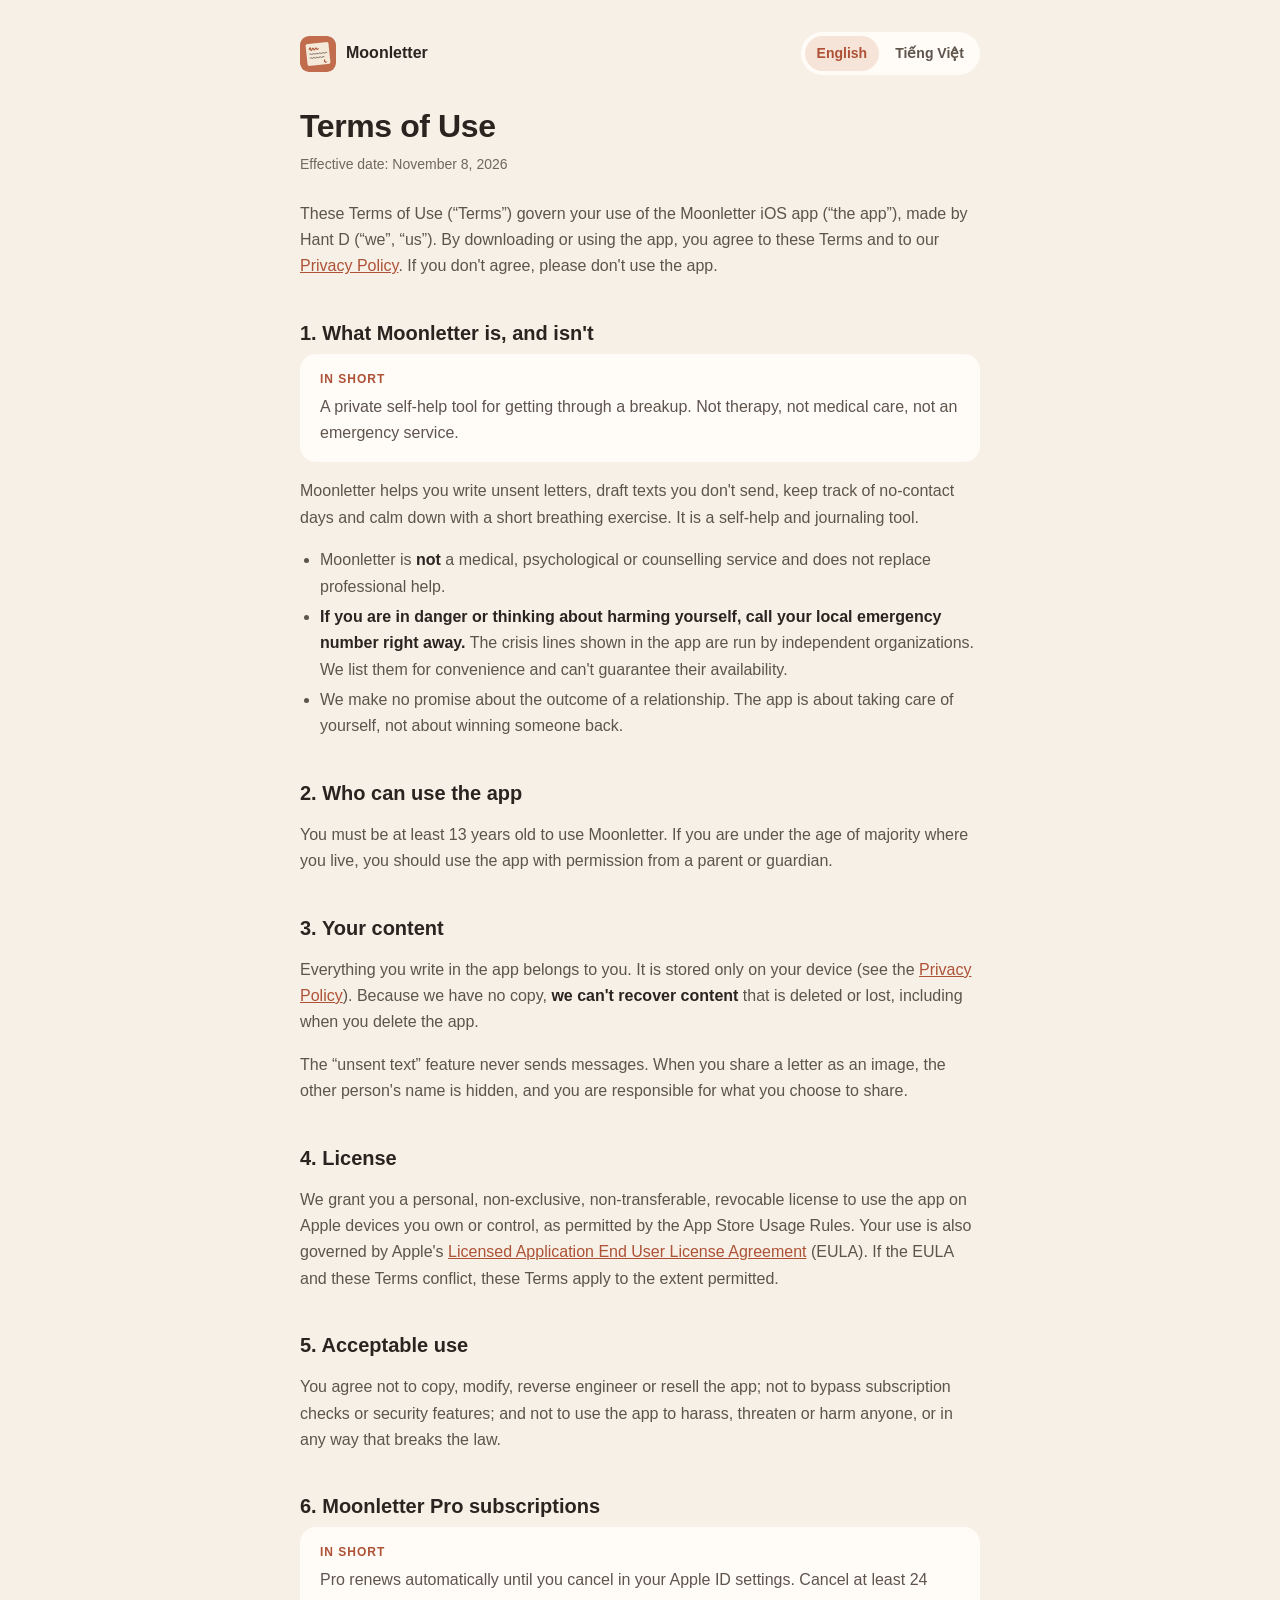
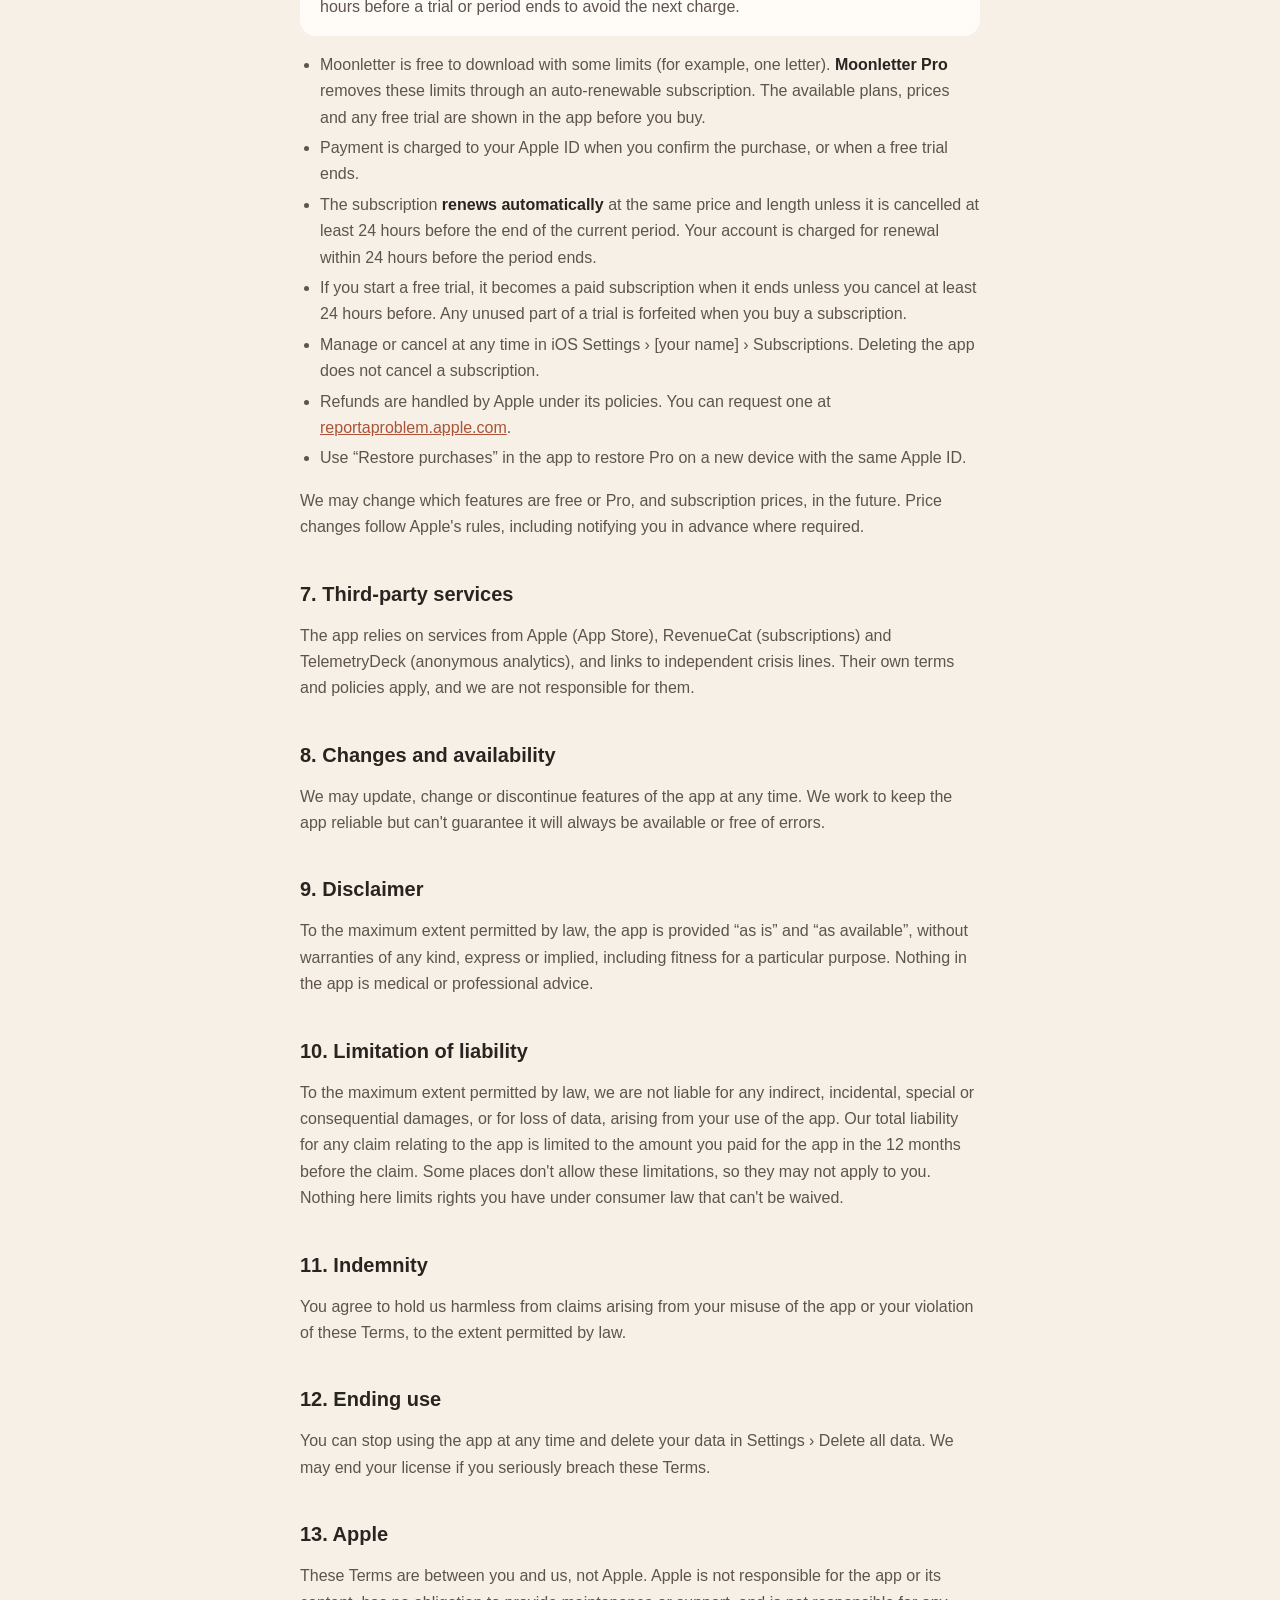
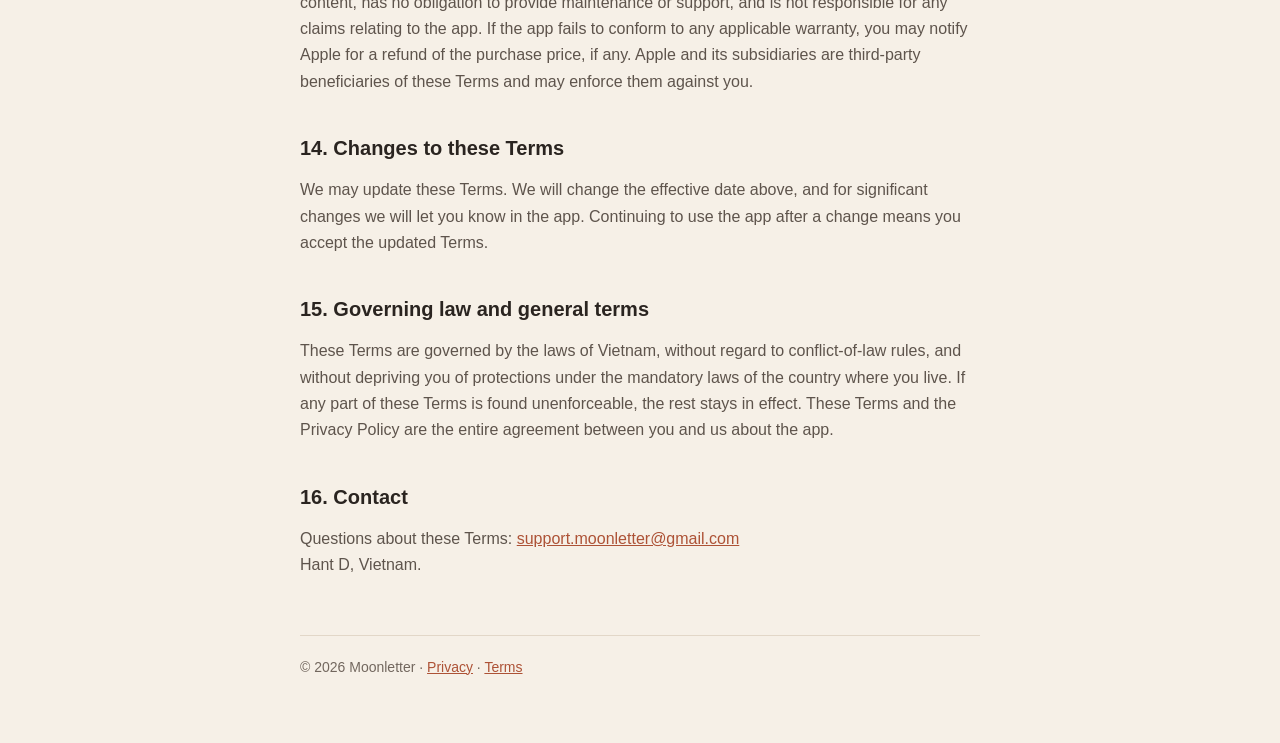
<file: terms.html>
<!doctype html>
<html lang="en">
<head>
<meta charset="utf-8">
<meta name="viewport" content="width=device-width, initial-scale=1">
<title>Moonletter · Terms of Use</title>
<meta name="description" content="Terms of Use for Moonletter, including subscriptions and what the app is and isn't.">
<link rel="icon" href="logo.png">
<link rel="stylesheet" href="style.css">
</head>
<body>
<main>
<header>
  <a class="brand" href="./"><img src="logo.png" alt="">Moonletter</a>
  <nav class="lang" aria-label="Language"><a href="#en" class="on">English</a><a href="#vi">Tiếng Việt</a></nav>
</header>

<!-- ============================== ENGLISH ============================== -->
<article id="en" lang="en">
<h1>Terms of Use</h1>
<p class="meta">Effective date: November 8, 2026</p>

<p>These Terms of Use (“Terms”) govern your use of the Moonletter iOS app (“the app”), made by Hant D (“we”, “us”). By downloading or using the app, you agree to these Terms and to our <a href="privacy.html">Privacy Policy</a>. If you don't agree, please don't use the app.</p>

<h2>1. What Moonletter is, and isn't</h2>
<div class="short"><b>In short</b><p>A private self-help tool for getting through a breakup. Not therapy, not medical care, not an emergency service.</p></div>
<p>Moonletter helps you write unsent letters, draft texts you don't send, keep track of no-contact days and calm down with a short breathing exercise. It is a self-help and journaling tool.</p>
<ul>
  <li>Moonletter is <strong>not</strong> a medical, psychological or counselling service and does not replace professional help.</li>
  <li><strong>If you are in danger or thinking about harming yourself, call your local emergency number right away.</strong> The crisis lines shown in the app are run by independent organizations. We list them for convenience and can't guarantee their availability.</li>
  <li>We make no promise about the outcome of a relationship. The app is about taking care of yourself, not about winning someone back.</li>
</ul>

<h2>2. Who can use the app</h2>
<p>You must be at least 13 years old to use Moonletter. If you are under the age of majority where you live, you should use the app with permission from a parent or guardian.</p>

<h2>3. Your content</h2>
<p>Everything you write in the app belongs to you. It is stored only on your device (see the <a href="privacy.html">Privacy Policy</a>). Because we have no copy, <strong>we can't recover content</strong> that is deleted or lost, including when you delete the app.</p>
<p>The “unsent text” feature never sends messages. When you share a letter as an image, the other person's name is hidden, and you are responsible for what you choose to share.</p>

<h2>4. License</h2>
<p>We grant you a personal, non-exclusive, non-transferable, revocable license to use the app on Apple devices you own or control, as permitted by the App Store Usage Rules. Your use is also governed by Apple's <a href="https://www.apple.com/legal/internet-services/itunes/dev/stdeula/">Licensed Application End User License Agreement</a> (EULA). If the EULA and these Terms conflict, these Terms apply to the extent permitted.</p>

<h2>5. Acceptable use</h2>
<p>You agree not to copy, modify, reverse engineer or resell the app; not to bypass subscription checks or security features; and not to use the app to harass, threaten or harm anyone, or in any way that breaks the law.</p>

<h2>6. Moonletter Pro subscriptions</h2>
<div class="short"><b>In short</b><p>Pro renews automatically until you cancel in your Apple ID settings. Cancel at least 24 hours before a trial or period ends to avoid the next charge.</p></div>
<ul>
  <li>Moonletter is free to download with some limits (for example, one letter). <strong>Moonletter Pro</strong> removes these limits through an auto-renewable subscription. The available plans, prices and any free trial are shown in the app before you buy.</li>
  <li>Payment is charged to your Apple ID when you confirm the purchase, or when a free trial ends.</li>
  <li>The subscription <strong>renews automatically</strong> at the same price and length unless it is cancelled at least 24 hours before the end of the current period. Your account is charged for renewal within 24 hours before the period ends.</li>
  <li>If you start a free trial, it becomes a paid subscription when it ends unless you cancel at least 24 hours before. Any unused part of a trial is forfeited when you buy a subscription.</li>
  <li>Manage or cancel at any time in iOS Settings › [your name] › Subscriptions. Deleting the app does not cancel a subscription.</li>
  <li>Refunds are handled by Apple under its policies. You can request one at <a href="https://reportaproblem.apple.com">reportaproblem.apple.com</a>.</li>
  <li>Use “Restore purchases” in the app to restore Pro on a new device with the same Apple ID.</li>
</ul>
<p>We may change which features are free or Pro, and subscription prices, in the future. Price changes follow Apple's rules, including notifying you in advance where required.</p>

<h2>7. Third-party services</h2>
<p>The app relies on services from Apple (App Store), RevenueCat (subscriptions) and TelemetryDeck (anonymous analytics), and links to independent crisis lines. Their own terms and policies apply, and we are not responsible for them.</p>

<h2>8. Changes and availability</h2>
<p>We may update, change or discontinue features of the app at any time. We work to keep the app reliable but can't guarantee it will always be available or free of errors.</p>

<h2>9. Disclaimer</h2>
<p>To the maximum extent permitted by law, the app is provided “as is” and “as available”, without warranties of any kind, express or implied, including fitness for a particular purpose. Nothing in the app is medical or professional advice.</p>

<h2>10. Limitation of liability</h2>
<p>To the maximum extent permitted by law, we are not liable for any indirect, incidental, special or consequential damages, or for loss of data, arising from your use of the app. Our total liability for any claim relating to the app is limited to the amount you paid for the app in the 12 months before the claim. Some places don't allow these limitations, so they may not apply to you. Nothing here limits rights you have under consumer law that can't be waived.</p>

<h2>11. Indemnity</h2>
<p>You agree to hold us harmless from claims arising from your misuse of the app or your violation of these Terms, to the extent permitted by law.</p>

<h2>12. Ending use</h2>
<p>You can stop using the app at any time and delete your data in Settings › Delete all data. We may end your license if you seriously breach these Terms.</p>

<h2>13. Apple</h2>
<p>These Terms are between you and us, not Apple. Apple is not responsible for the app or its content, has no obligation to provide maintenance or support, and is not responsible for any claims relating to the app. If the app fails to conform to any applicable warranty, you may notify Apple for a refund of the purchase price, if any. Apple and its subsidiaries are third-party beneficiaries of these Terms and may enforce them against you.</p>

<h2>14. Changes to these Terms</h2>
<p>We may update these Terms. We will change the effective date above, and for significant changes we will let you know in the app. Continuing to use the app after a change means you accept the updated Terms.</p>

<h2>15. Governing law and general terms</h2>
<p>These Terms are governed by the laws of Vietnam, without regard to conflict-of-law rules, and without depriving you of protections under the mandatory laws of the country where you live. If any part of these Terms is found unenforceable, the rest stays in effect. These Terms and the Privacy Policy are the entire agreement between you and us about the app.</p>

<h2>16. Contact</h2>
<p>Questions about these Terms: <a href="mailto:support.moonletter@gmail.com">support.moonletter@gmail.com</a><br>Hant D, Vietnam.</p>
</article>

<!-- ============================== TIẾNG VIỆT ============================== -->
<article id="vi" lang="vi">
<h1>Điều khoản sử dụng</h1>
<p class="meta">Có hiệu lực từ: 8 tháng 11, 2026</p>

<p>Điều khoản sử dụng này (“Điều khoản”) áp dụng khi bạn dùng ứng dụng iOS Moonletter (“ứng dụng”) do Hant D (“chúng tôi”) làm ra. Khi tải hoặc dùng ứng dụng, bạn đồng ý với Điều khoản này và <a href="privacy.html#vi">Chính sách quyền riêng tư</a>. Nếu không đồng ý, vui lòng không dùng ứng dụng.</p>

<h2>1. Moonletter là gì, và không phải là gì</h2>
<div class="short"><b>Ngắn gọn</b><p>Một công cụ tự giúp mình, riêng tư, để đi qua một cuộc chia tay. Không phải trị liệu, không phải chăm sóc y tế, không phải dịch vụ khẩn cấp.</p></div>
<p>Moonletter giúp bạn viết thư không gửi, soạn tin nhắn mà không gửi, theo dõi số ngày không liên lạc và bình tĩnh lại bằng một bài thở ngắn. Đây là công cụ tự giúp mình và viết nhật ký.</p>
<ul>
  <li>Moonletter <strong>không phải</strong> dịch vụ y tế, tâm lý hay tư vấn, và không thay thế sự giúp đỡ chuyên môn.</li>
  <li><strong>Nếu bạn gặp nguy hiểm hoặc có ý định tự làm hại mình, hãy gọi ngay số khẩn cấp tại nơi bạn ở.</strong> Các đường dây hỗ trợ khủng hoảng trong ứng dụng do các tổ chức độc lập vận hành. Chúng tôi liệt kê để bạn tiện liên hệ và không bảo đảm các đường dây luôn hoạt động.</li>
  <li>Chúng tôi không hứa hẹn gì về kết cục của một mối quan hệ. Ứng dụng là để chăm sóc bản thân, không phải để níu kéo ai.</li>
</ul>

<h2>2. Ai được dùng ứng dụng</h2>
<p>Bạn cần từ 13 tuổi trở lên. Nếu chưa đủ tuổi thành niên theo luật nơi bạn sống, bạn nên dùng ứng dụng khi có sự cho phép của cha mẹ hoặc người giám hộ.</p>

<h2>3. Nội dung của bạn</h2>
<p>Mọi thứ bạn viết trong ứng dụng thuộc về bạn. Nội dung chỉ được lưu trên máy bạn (xem <a href="privacy.html#vi">Chính sách quyền riêng tư</a>). Vì chúng tôi không có bản sao, <strong>chúng tôi không khôi phục được</strong> nội dung đã xoá hoặc bị mất, kể cả khi bạn xoá ứng dụng.</p>
<p>Tính năng “nhắn mà không gửi” không bao giờ gửi tin nhắn. Khi bạn chia sẻ một lá thư dưới dạng ảnh, tên người ấy được che, và bạn chịu trách nhiệm về những gì mình chọn chia sẻ.</p>

<h2>4. Giấy phép sử dụng</h2>
<p>Chúng tôi cấp cho bạn giấy phép cá nhân, không độc quyền, không chuyển nhượng và có thể thu hồi để dùng ứng dụng trên thiết bị Apple bạn sở hữu hoặc quản lý, theo Quy tắc sử dụng của App Store. Việc sử dụng còn tuân theo <a href="https://www.apple.com/legal/internet-services/itunes/dev/stdeula/">Thoả thuận cấp phép người dùng cuối (EULA)</a> chuẩn của Apple. Nếu EULA và Điều khoản này mâu thuẫn, Điều khoản này được áp dụng trong phạm vi pháp luật cho phép.</p>

<h2>5. Sử dụng hợp lệ</h2>
<p>Bạn đồng ý không sao chép, chỉnh sửa, dịch ngược hoặc bán lại ứng dụng; không vượt qua cơ chế kiểm tra gói đăng ký hay tính năng bảo mật; không dùng ứng dụng để quấy rối, đe doạ, gây hại cho người khác hay làm trái pháp luật.</p>

<h2>6. Gói đăng ký Moonletter Pro</h2>
<div class="short"><b>Ngắn gọn</b><p>Pro tự gia hạn cho tới khi bạn huỷ trong cài đặt Apple ID. Huỷ ít nhất 24 giờ trước khi hết thời gian dùng thử hoặc hết kỳ để không bị trừ tiền kỳ tiếp theo.</p></div>
<ul>
  <li>Moonletter tải miễn phí với một số giới hạn (ví dụ một lá thư). <strong>Moonletter Pro</strong> bỏ các giới hạn này qua gói đăng ký tự gia hạn. Các gói, giá và thời gian dùng thử (nếu có) hiện trong ứng dụng trước khi bạn mua.</li>
  <li>Tiền được trừ vào Apple ID khi bạn xác nhận mua, hoặc khi hết thời gian dùng thử miễn phí.</li>
  <li>Gói <strong>tự gia hạn</strong> với cùng giá và thời hạn, trừ khi bị huỷ ít nhất 24 giờ trước khi hết kỳ hiện tại. Tiền gia hạn được trừ trong vòng 24 giờ trước khi hết kỳ.</li>
  <li>Nếu bạn bắt đầu dùng thử, khi hết thời gian thử sẽ chuyển thành gói trả phí, trừ khi bạn huỷ ít nhất 24 giờ trước đó. Phần dùng thử chưa dùng hết sẽ mất khi bạn mua gói.</li>
  <li>Quản lý hoặc huỷ bất cứ lúc nào ở Cài đặt iOS › [tên bạn] › Đăng ký. Xoá ứng dụng không huỷ gói đăng ký.</li>
  <li>Hoàn tiền do Apple xử lý theo chính sách của Apple. Bạn có thể yêu cầu tại <a href="https://reportaproblem.apple.com">reportaproblem.apple.com</a>.</li>
  <li>Dùng “Khôi phục giao dịch” trong ứng dụng để mở lại Pro trên máy mới cùng Apple ID.</li>
</ul>
<p>Trong tương lai, chúng tôi có thể thay đổi tính năng nào miễn phí, tính năng nào thuộc Pro, và giá gói. Việc đổi giá tuân theo quy định của Apple, kể cả việc báo trước cho bạn khi được yêu cầu.</p>

<h2>7. Dịch vụ bên thứ ba</h2>
<p>Ứng dụng dùng dịch vụ của Apple (App Store), RevenueCat (gói đăng ký), TelemetryDeck (phân tích ẩn danh), và liên kết tới các đường dây hỗ trợ khủng hoảng độc lập. Điều khoản và chính sách của các bên đó được áp dụng, và chúng tôi không chịu trách nhiệm về họ.</p>

<h2>8. Thay đổi và tính sẵn có</h2>
<p>Chúng tôi có thể cập nhật, thay đổi hoặc ngừng các tính năng của ứng dụng bất cứ lúc nào. Chúng tôi cố gắng giữ ứng dụng ổn định nhưng không bảo đảm ứng dụng luôn hoạt động hay không có lỗi.</p>

<h2>9. Miễn trừ bảo đảm</h2>
<p>Trong phạm vi tối đa pháp luật cho phép, ứng dụng được cung cấp “nguyên trạng” và “tuỳ khả năng sẵn có”, không kèm bất kỳ bảo đảm nào, rõ ràng hay ngụ ý, kể cả bảo đảm phù hợp cho một mục đích cụ thể. Không nội dung nào trong ứng dụng là lời khuyên y tế hay chuyên môn.</p>

<h2>10. Giới hạn trách nhiệm</h2>
<p>Trong phạm vi tối đa pháp luật cho phép, chúng tôi không chịu trách nhiệm về thiệt hại gián tiếp, ngẫu nhiên, đặc biệt hay hệ quả, hoặc việc mất dữ liệu phát sinh từ việc bạn dùng ứng dụng. Tổng trách nhiệm của chúng tôi cho mọi khiếu nại liên quan tới ứng dụng giới hạn ở số tiền bạn đã trả cho ứng dụng trong 12 tháng trước khiếu nại. Một số nơi không cho phép các giới hạn này, nên chúng có thể không áp dụng với bạn. Không điều nào ở đây giới hạn các quyền của người tiêu dùng mà pháp luật không cho phép từ bỏ.</p>

<h2>11. Bồi hoàn</h2>
<p>Trong phạm vi pháp luật cho phép, bạn đồng ý không để chúng tôi chịu thiệt hại từ các khiếu nại phát sinh do bạn dùng sai ứng dụng hoặc vi phạm Điều khoản này.</p>

<h2>12. Ngừng sử dụng</h2>
<p>Bạn có thể ngừng dùng ứng dụng bất cứ lúc nào và xoá dữ liệu ở Cài đặt › Xoá toàn bộ dữ liệu. Chúng tôi có thể chấm dứt giấy phép của bạn nếu bạn vi phạm nghiêm trọng Điều khoản này.</p>

<h2>13. Apple</h2>
<p>Điều khoản này là thoả thuận giữa bạn và chúng tôi, không phải với Apple. Apple không chịu trách nhiệm về ứng dụng hay nội dung của ứng dụng, không có nghĩa vụ bảo trì hay hỗ trợ, và không chịu trách nhiệm về các khiếu nại liên quan tới ứng dụng. Nếu ứng dụng không đúng với bảo đảm hiện hành, bạn có thể báo Apple để được hoàn lại giá mua (nếu có). Apple và các công ty con là bên thụ hưởng thứ ba của Điều khoản này và có quyền thực thi Điều khoản đối với bạn.</p>

<h2>14. Thay đổi Điều khoản</h2>
<p>Chúng tôi có thể cập nhật Điều khoản. Ngày hiệu lực ở trên sẽ được cập nhật, và với thay đổi quan trọng, chúng tôi sẽ báo trong ứng dụng. Tiếp tục dùng ứng dụng sau khi thay đổi nghĩa là bạn chấp nhận Điều khoản mới.</p>

<h2>15. Luật áp dụng và điều khoản chung</h2>
<p>Điều khoản này được điều chỉnh bởi pháp luật Việt Nam, không xét tới quy tắc xung đột pháp luật, và không làm mất các quyền bảo vệ bạn có theo luật bắt buộc của nước bạn sống. Nếu một phần của Điều khoản không thực thi được, các phần còn lại vẫn có hiệu lực. Điều khoản này cùng Chính sách quyền riêng tư là toàn bộ thoả thuận giữa bạn và chúng tôi về ứng dụng.</p>

<h2>16. Liên hệ</h2>
<p>Câu hỏi về Điều khoản: <a href="mailto:support.moonletter@gmail.com">support.moonletter@gmail.com</a><br>Hant D, Việt Nam.</p>
</article>

<footer>© 2026 Moonletter · <a href="privacy.html">Privacy</a> · <a href="terms.html">Terms</a></footer>
</main>
</body>
</html>
</file>
<file: home.css>
/* Trang chủ (giới thiệu app). Kiểu Day One / Bear: nền sáng, căn giữa, một tiêu đề lớn, ảnh sản phẩm lớn.
   Chỉ trang chủ dùng file này; Chính sách / Điều khoản vẫn dùng style.css. */
@font-face { font-family: "Be Vietnam Pro"; src: url("fonts/BeVietnamPro-Regular.ttf") format("truetype"); font-weight: 400; font-display: swap; }
@font-face { font-family: "Be Vietnam Pro"; src: url("fonts/BeVietnamPro-SemiBold.ttf") format("truetype"); font-weight: 600; font-display: swap; }
@font-face { font-family: "Be Vietnam Pro"; src: url("fonts/BeVietnamPro-Bold.ttf") format("truetype"); font-weight: 700; font-display: swap; }

:root {
  color-scheme: light;
  --bg: #FBF8F3;
  --paper: #F4EDE3;
  --ink: #221D19;
  --ink-2: #5A5049;
  --ink-3: #8A7F76;
  --accent: #AD5236;
  --line: #E8DFD3;
}
* { box-sizing: border-box; }
html { -webkit-text-size-adjust: 100%; scroll-behavior: smooth; }
body {
  margin: 0;
  background: var(--bg);
  color: var(--ink);
  font: 17px/1.6 "Be Vietnam Pro", -apple-system, BlinkMacSystemFont, "Segoe UI", sans-serif;
  -webkit-font-smoothing: antialiased;
}
a { color: var(--accent); }
img { display: block; max-width: 100%; }
.wrap { max-width: 1080px; margin: 0 auto; padding: 0 24px; }

/* ---------- Thanh trên ---------- */
/* Thanh trên kiểu iOS 26: nội dung cuộn dưới thanh mờ dần (soft), không có đường cắt ngang.
   Lớp nền nằm sau thanh, kéo dài xuống dưới thanh một đoạn, vừa làm mờ vừa nhạt dần về trong suốt. */
.nav { position: sticky; top: 0; z-index: 10; }
.nav::before {
  content: ""; position: absolute; left: 0; right: 0; top: 0; bottom: -36px; z-index: -1; pointer-events: none;
  background: linear-gradient(to bottom, rgba(251, 248, 243, 0.94) 0%, rgba(251, 248, 243, 0.8) 55%, rgba(251, 248, 243, 0) 100%);
  backdrop-filter: saturate(1.3) blur(14px);
  -webkit-backdrop-filter: saturate(1.3) blur(14px);
  mask-image: linear-gradient(to bottom, #000 0%, #000 55%, transparent 100%);
  -webkit-mask-image: linear-gradient(to bottom, #000 0%, #000 55%, transparent 100%);
}
.nav .wrap { display: flex; align-items: center; gap: 28px; height: 68px; }
.brand { display: flex; align-items: center; gap: 10px; font-weight: 700; font-size: 17px; color: var(--ink); text-decoration: none; }
.brand img { width: 30px; height: 30px; border-radius: 7px; }
.links { display: flex; gap: 26px; margin-left: auto; }
.links a { color: var(--ink-2); text-decoration: none; font-size: 15px; }
.links a:hover { color: var(--ink); }
.lang { display: flex; gap: 2px; font-size: 14px; }
.lang a { color: var(--ink-3); text-decoration: none; padding: 4px 6px; }
.get {
  border: 1px solid var(--accent); color: var(--accent); text-decoration: none;
  font-size: 15px; font-weight: 600; padding: 7px 16px; border-radius: 8px; white-space: nowrap;
}
.get:hover { background: var(--accent); color: var(--bg); }

/* ---------- Màn đầu ---------- */
.hero { text-align: center; padding: 88px 0 0; }
.hero h1 {
  font-size: clamp(40px, 6.2vw, 68px); line-height: 1.06; letter-spacing: -1.6px;
  font-weight: 700; margin: 0 auto 20px; max-width: 880px;
}
.hero .sub { font-size: clamp(18px, 2vw, 22px); color: var(--ink-2); margin: 0 auto 36px; max-width: 620px; }
/* Badge chính thức của Apple: không đổi màu / tỷ lệ, chừa khoảng trống quanh badge. */
.badge { display: inline-block; line-height: 0; }
.badge img { width: 160px; height: auto; }
.badge:hover { opacity: 0.85; }
.free { color: var(--ink-3); font-size: 14px; margin: 16px 0 0; }
.trust { display: flex; justify-content: center; flex-wrap: wrap; gap: 8px 28px; margin: 28px 0 0; padding: 0; list-style: none; color: var(--ink-3); font-size: 14px; }
.trust li { display: flex; align-items: center; gap: 8px; }
.trust svg { width: 16px; height: 16px; stroke: currentColor; fill: none; stroke-width: 1.6; }

/* Ba iPhone xếp lệch: giữa lớn, hai bên nhỏ và thấp hơn. */
.stage { display: flex; justify-content: center; align-items: flex-start; margin: 64px auto 0; padding-bottom: 24px; }
.phone {
  flex: 0 0 auto; width: 300px;
  background: #1C1A19; border-radius: 52px; padding: 10px;
  box-shadow: 0 30px 60px -20px rgba(60, 40, 25, 0.35), inset 0 0 0 1.5px #3A3633;
}
.phone img { border-radius: 42px; width: 100%; height: auto; }
.stage .phone:nth-child(1), .stage .phone:nth-child(3) { width: 250px; margin-top: 70px; }
.stage .phone:nth-child(1) { margin-right: -36px; transform: rotate(-4deg); }
.stage .phone:nth-child(3) { margin-left: -36px; transform: rotate(4deg); }
.stage .phone:nth-child(2) { position: relative; z-index: 1; }

/* ---------- Tính năng: chữ một bên, iPhone một bên ---------- */
.features { padding: 120px 0 40px; }
.row { display: grid; grid-template-columns: 1fr 1fr; align-items: center; gap: 64px; margin: 0 auto 120px; max-width: 920px; }
.row:nth-child(even) .copy { order: 2; }
.row .phone { width: 290px; justify-self: center; }
.copy h2 { font-size: clamp(30px, 3.4vw, 40px); line-height: 1.12; letter-spacing: -0.8px; margin: 0 0 16px; }
.copy p { color: var(--ink-2); margin: 0 0 12px; font-size: 18px; }
.copy .kicker { color: var(--accent); font-weight: 600; font-size: 15px; margin: 0 0 10px; }

/* ---------- Riêng tư ---------- */
.privacy { background: var(--paper); padding: 96px 0; text-align: center; }
.privacy h2 { font-size: clamp(30px, 3.4vw, 40px); letter-spacing: -0.8px; line-height: 1.12; margin: 0 0 14px; }
.privacy > .wrap > p { color: var(--ink-2); max-width: 560px; margin: 0 auto 48px; font-size: 18px; }
.points { display: grid; grid-template-columns: repeat(4, 1fr); gap: 32px; max-width: 920px; margin: 0 auto; padding: 0; list-style: none; }
.points svg { width: 28px; height: 28px; stroke: var(--accent); fill: none; stroke-width: 1.5; margin: 0 auto 12px; display: block; }
.points b { display: block; font-size: 16px; margin-bottom: 4px; }
.points span { color: var(--ink-2); font-size: 15px; }

/* ---------- Giá ---------- */
.pricing { padding: 96px 0 24px; text-align: center; }
.pricing h2 { font-size: clamp(30px, 3.4vw, 40px); letter-spacing: -0.8px; margin: 0 0 40px; }
.plans { display: grid; grid-template-columns: 1fr 1fr; gap: 0; max-width: 760px; margin: 0 auto; text-align: left; }
.plans > div { padding: 0 40px; }
.plans > div + div { border-left: 1px solid var(--line); }
.plans h3 { font-size: 20px; margin: 0 0 8px; }
.plans p { color: var(--ink-2); margin: 0; }

/* ---------- Cuối trang ---------- */
.closing { text-align: center; padding: 96px 0 104px; }
.closing h2 { font-size: clamp(34px, 4.4vw, 52px); letter-spacing: -1.2px; line-height: 1.08; margin: 0 auto 32px; max-width: 760px; }
.note { color: var(--ink-3); font-size: 14px; max-width: 640px; margin: 28px auto 0; }
.support { border-top: 1px solid var(--line); padding: 56px 0; }
.support h2 { font-size: 22px; margin: 0 0 8px; }
.support p, .support li { color: var(--ink-2); font-size: 15px; }
.support ul { padding-left: 20px; margin: 8px 0 0; }
footer { border-top: 1px solid var(--line); color: var(--ink-3); font-size: 14px; }
footer .wrap { display: flex; flex-wrap: wrap; gap: 8px 24px; padding-top: 24px; padding-bottom: 40px; }
footer a { color: var(--ink-3); }

/* ---------- Song ngữ ---------- */
/* JS đặt class "vi" trên <html> (theo #vi hoặc máy tiếng Việt). Không có JS thì mở #vi vẫn hiện tiếng Việt. */
#vi { display: none; }
html.vi #vi, #vi:target { display: block; }
html.vi #en, body:has(#vi:target) #en { display: none; }
html.vi .lang a[href="#vi"], html:not(.vi) .lang a[href="#en"] { color: var(--ink); font-weight: 600; }
article { scroll-margin-top: 100vh; }
[id] { scroll-margin-top: 84px; }

/* ---------- Màn hẹp ---------- */
@media (max-width: 860px) {
  .links { display: none; }
  .lang { margin-left: auto; }
  .hero { padding-top: 56px; }
  .stage .phone { width: 210px; border-radius: 38px; padding: 7px; }
  .stage .phone img { border-radius: 31px; }
  .stage .phone:nth-child(1), .stage .phone:nth-child(3) { width: 170px; margin-top: 48px; }
  .stage .phone:nth-child(1) { margin-right: -60px; }
  .stage .phone:nth-child(3) { margin-left: -60px; }
  .stage { overflow: hidden; margin-top: 44px; }
  .features { padding-top: 72px; }
  .row { grid-template-columns: 1fr; gap: 32px; margin-bottom: 80px; text-align: center; }
  .row:nth-child(even) .copy { order: 0; }
  .row .phone { width: 250px; }
  .points { grid-template-columns: 1fr 1fr; }
  .plans { grid-template-columns: 1fr; gap: 28px; text-align: center; }
  .plans > div { padding: 0; }
  .plans > div + div { border-left: 0; }
}
@media (max-width: 480px) {
  .get { display: none; }
  .stage .phone { width: 180px; }
  .stage .phone:nth-child(1), .stage .phone:nth-child(3) { width: 140px; }
}
</file>
<file: style.css>
:root {
  --bg: #F6F0E7;
  --surface: #FFFCF8;
  --ink: #2A2420;
  --ink-2: #5E544C;
  --ink-3: #72675E;
  --accent: #AD5236;
  --accent-soft: #F6E4D9;
  --line: #E2D7C8;
  --mark: #FFE7A3;
}
@media (prefers-color-scheme: dark) {
  :root {
    --bg: #1A1714;
    --surface: #26211D;
    --ink: #F2EBE2;
    --ink-2: #C4B8AB;
    --ink-3: #9A8E82;
    --accent: #E89C7A;
    --accent-soft: #3A2A22;
    --line: #3A332D;
    --mark: #5A4A1E;
  }
}
* { box-sizing: border-box; }
html { -webkit-text-size-adjust: 100%; }
body {
  margin: 0;
  background: var(--bg);
  color: var(--ink);
  font: 16px/1.65 "Be Vietnam Pro", -apple-system, BlinkMacSystemFont, "Segoe UI", sans-serif;
}
main { max-width: 720px; margin: 0 auto; padding: 32px 20px 64px; }
header { display: flex; align-items: center; justify-content: space-between; gap: 12px; margin-bottom: 32px; }
.brand { display: flex; align-items: center; gap: 10px; font-weight: 700; color: var(--ink); text-decoration: none; }
.brand img { width: 36px; height: 36px; border-radius: 9px; }
.lang { display: flex; gap: 4px; background: var(--surface); padding: 4px; border-radius: 999px; }
.lang a { padding: 6px 12px; border-radius: 999px; color: var(--ink-2); text-decoration: none; font-size: 14px; font-weight: 600; }
.lang a.on { background: var(--accent-soft); color: var(--accent); }
h1 { font-size: 32px; line-height: 1.2; margin: 0 0 8px; letter-spacing: -0.4px; }
.meta { color: var(--ink-3); font-size: 14px; margin: 0 0 24px; }
h2 { font-size: 20px; line-height: 1.3; margin: 40px 0 8px; }
h3 { font-size: 16px; margin: 24px 0 4px; }
p, li { color: var(--ink-2); }
strong { color: var(--ink); }
a { color: var(--accent); }
ul { padding-left: 20px; }
li { margin: 4px 0; }
.short {
  background: var(--surface);
  border-radius: 16px;
  padding: 16px 20px;
  margin: 8px 0 16px;
}
.short p { margin: 0; }
.short b { color: var(--accent); font-size: 12px; letter-spacing: 1px; text-transform: uppercase; display: block; margin-bottom: 4px; }
.summary { background: var(--accent-soft); border-radius: 16px; padding: 20px; margin: 0 0 8px; }
.summary ul { margin: 8px 0 0; }
.summary li { color: var(--ink); }
.todo { background: var(--mark); color: var(--ink); padding: 0 4px; border-radius: 4px; }
footer { margin-top: 56px; padding-top: 20px; border-top: 1px solid var(--line); color: var(--ink-3); font-size: 14px; }

/* Song ngữ: mặc định tiếng Anh; mở với #vi thì hiện tiếng Việt. */
#vi { display: none; }
#vi:target { display: block; }
body:has(#vi:target) #en { display: none; }
body:has(#vi:target) .lang a[href="#en"] { background: none; color: var(--ink-2); }
body:has(#vi:target) .lang a[href="#vi"] { background: var(--accent-soft); color: var(--accent); }
/* Mở bằng #vi / #en: không cuộn mất phần đầu trang (trình duyệt kẹp về 0). */
article { scroll-margin-top: 100vh; }
</file>
